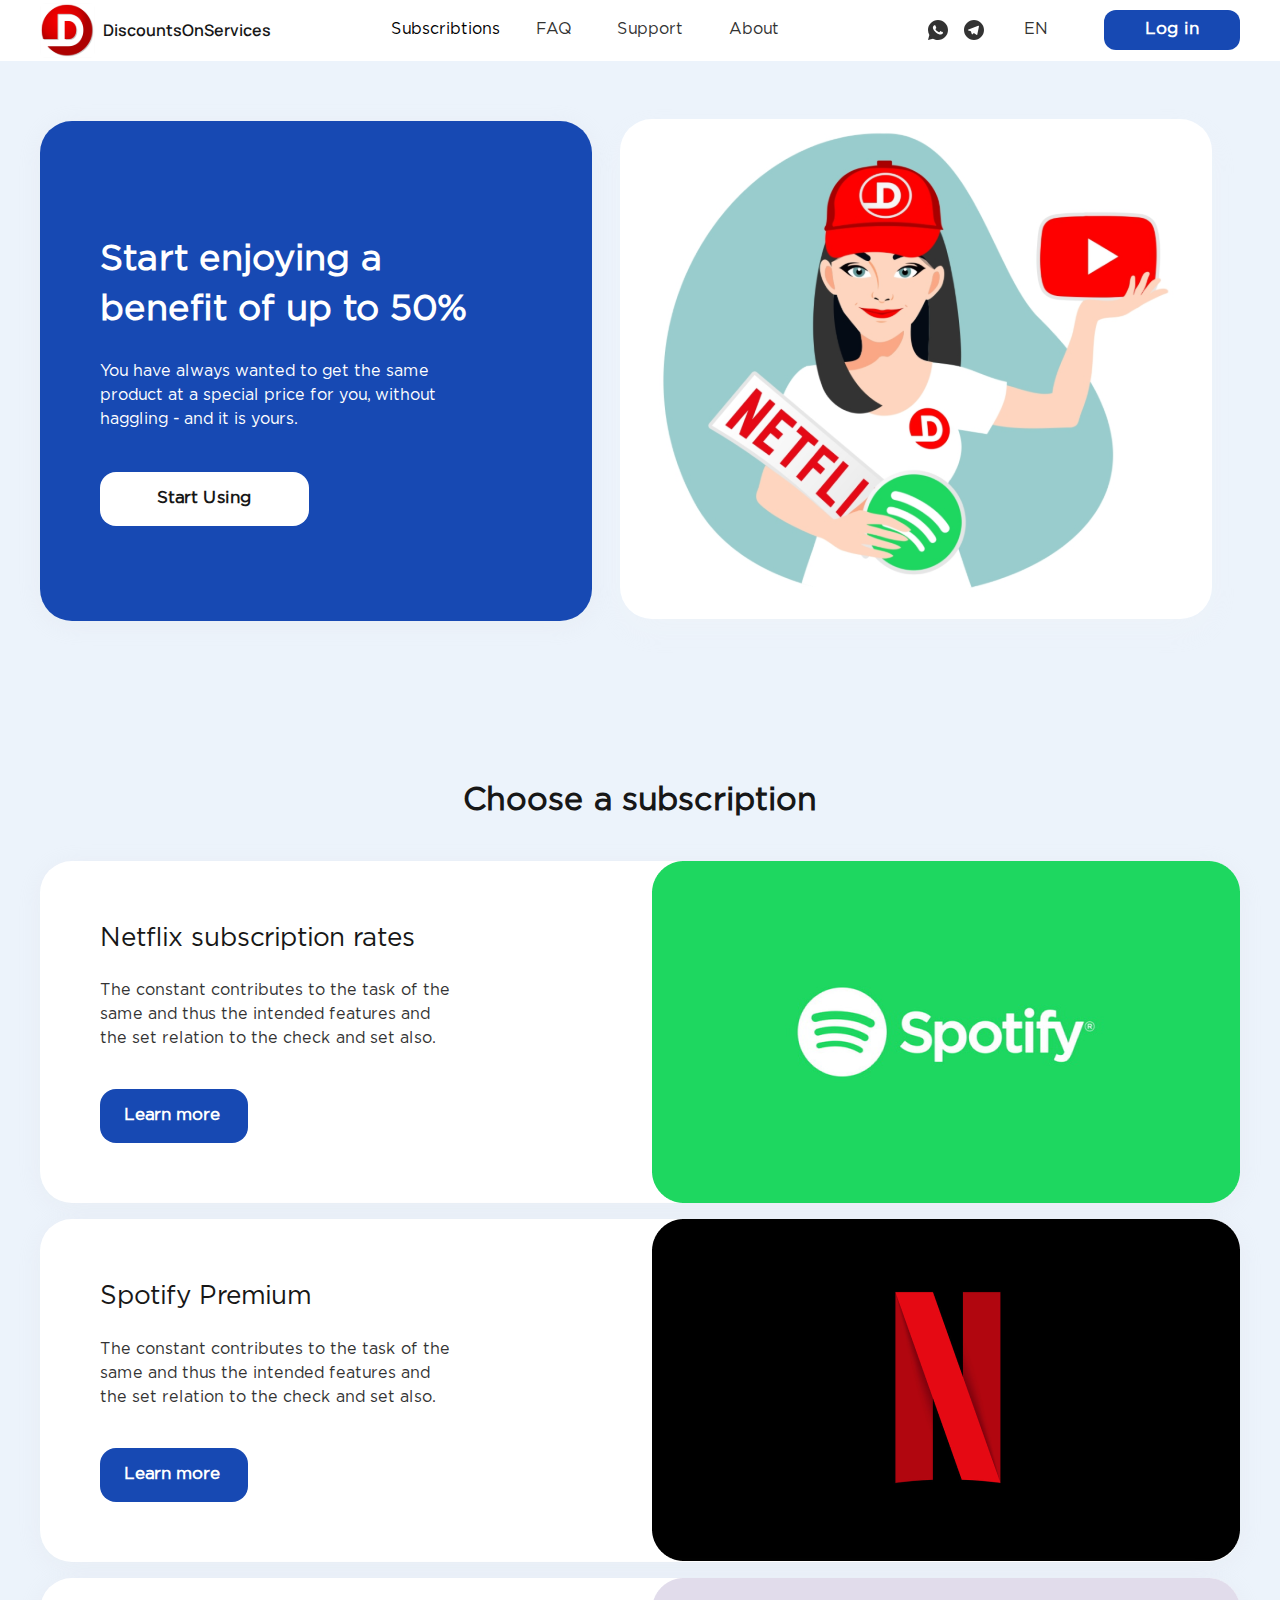
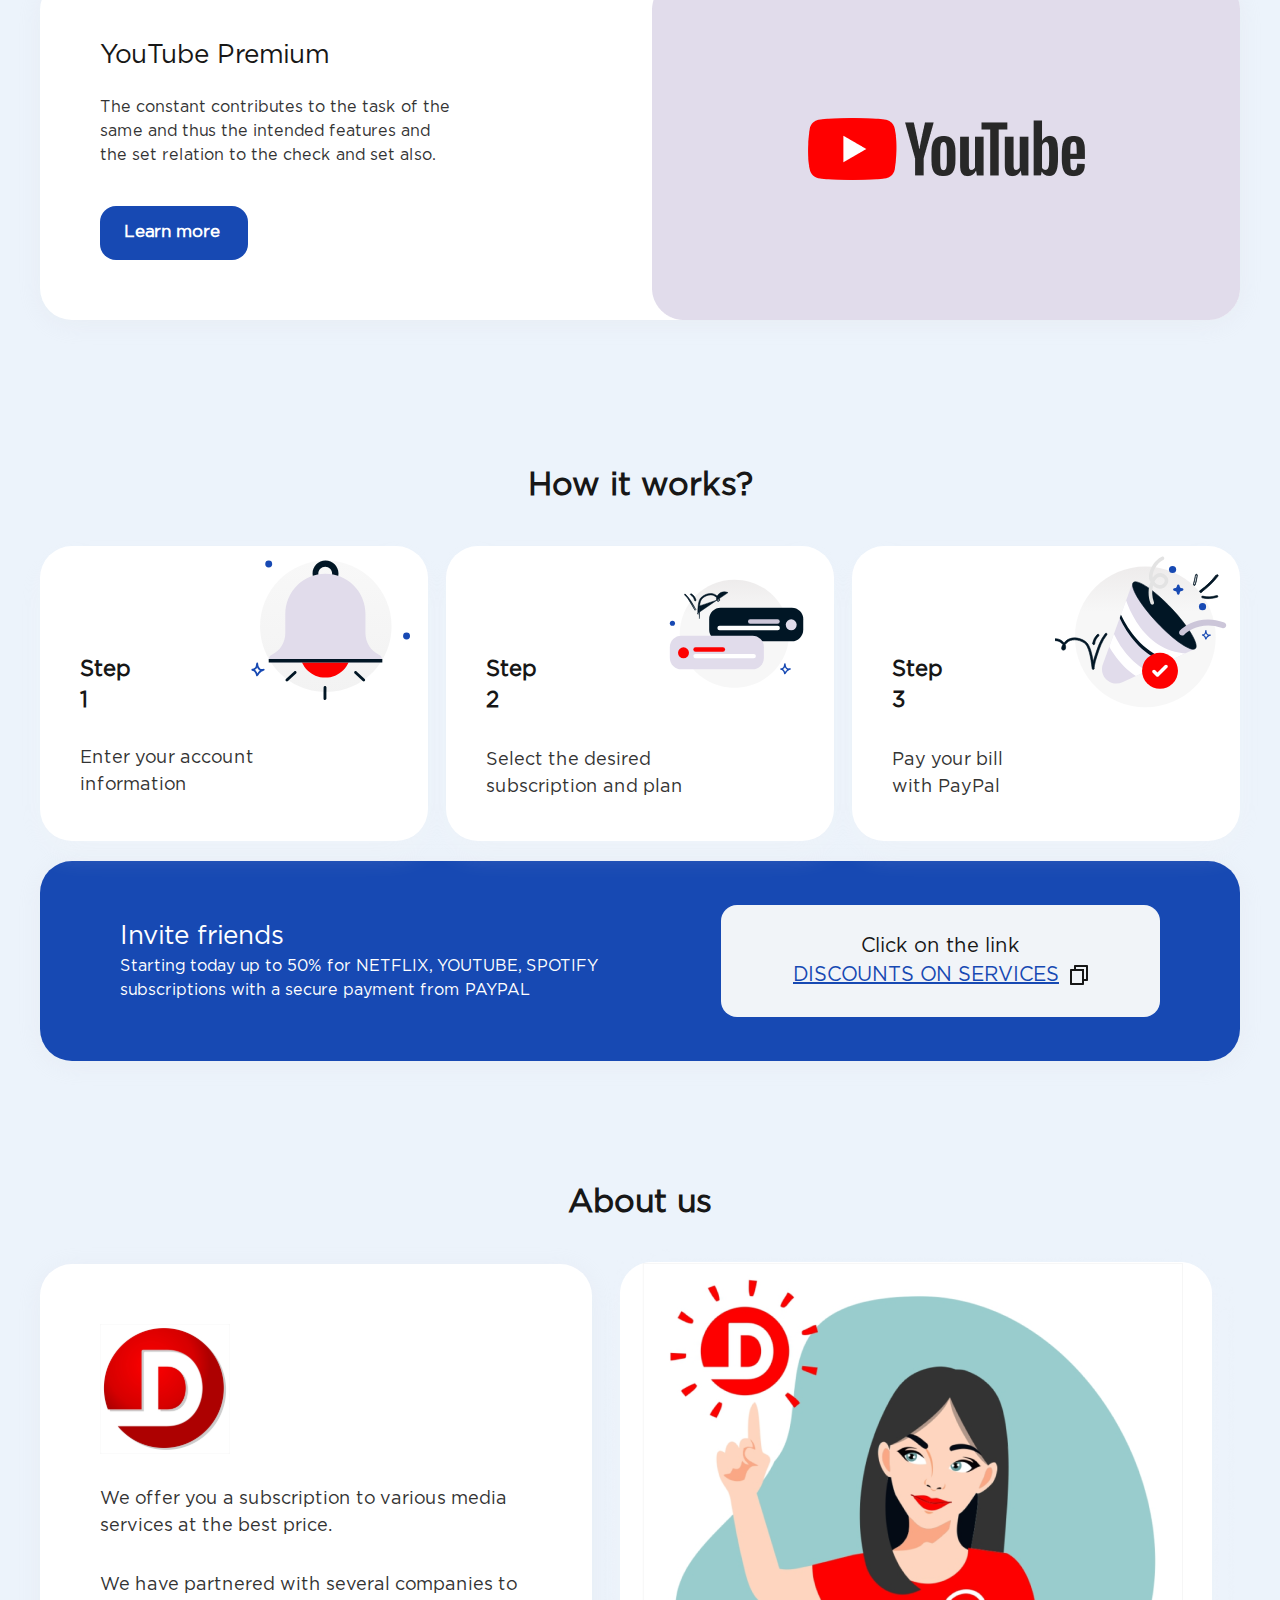
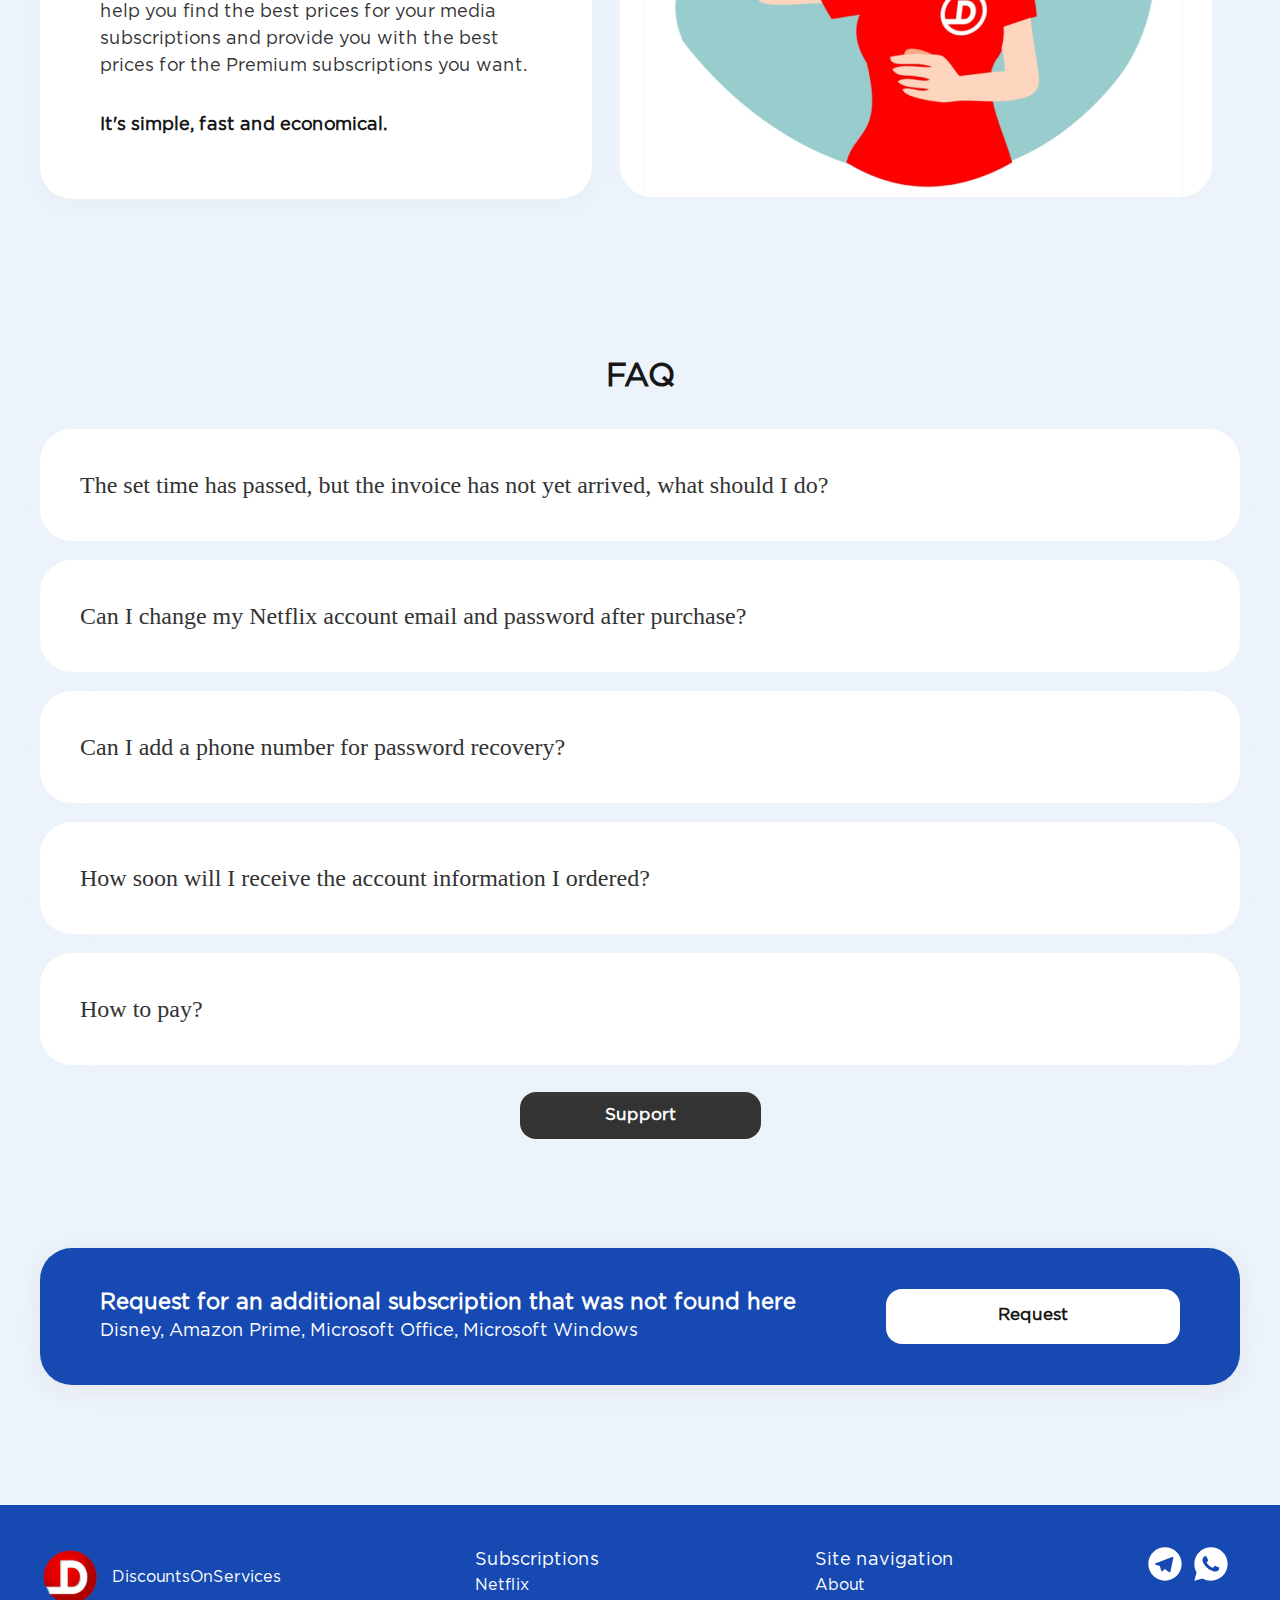
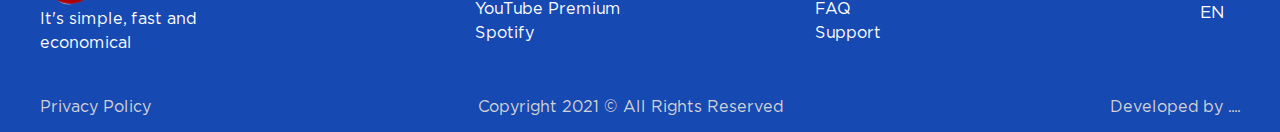
<file: praktika3/index.html>
<!DOCTYPE html>
<html>

<head>
    <meta charset="utf-8">
    <meta name="viewport" content="width=device-width, initial-scale=1.0">
    <meta http-equiv="x-ua-compatible" content="ie=edge">

    <!-- МЕТА -->
    <title>Заголовок</title>
    <meta name="description" content="описание не длиннее 155 символов">
    <meta name="keywords" content="мета-теги, шаблон, html, css">
    <link rel="stylesheet" href="css/style.css">
    <link rel="preconnect" href="https://fonts.googleapis.com">
    <link rel="preconnect" href="https://fonts.gstatic.com" crossorigin>
    <link href="https://fonts.googleapis.com/css2?family=Manrope:wght@600&display=swap" rel="stylesheet">
</head>

<body>
    <header>
        <div class="container">
            <div class="header__row">
                <div class="header__logo">
                    <div class="header__logo_img">
                        <a href="index.html"><img src="img/logo.svg" alt=""></a>
                    </div>
                    <div class="header__logo_name">
                        <h2>DiscountsOnServices</h2>
                    </div>
                </div>
                <div class="header__menu">
                    <div class="dropdown">
                        <button class="dropbtn">Subscribtions</button>
                        <div class="dropdown-content">
                            <a href="npage.html">Netflix</a>
                            <a href="spage.html">Spotify</a>
                            <a href="ytpage.html">YouTube </a>
                        </div>
                    </div>
                    <ul>

                        <li>
                            <a href="fpage.html">FAQ</a>
                        </li>
                        <li>
                            <a href="#">Support</a>
                        </li>
                        <li>
                            <a href="#idabuot">About</a>
                        </li>
                    </ul>
                </div>
                <div class="header__contacts">
                    <div class="header__contacts_linkw">
                        <a href="#"><img src="img/whts.svg" alt=""></a>
                    </div>
                    <div class="header__contacts_linkt">
                        <a href="#"><img src="img/tel.svg" alt=""></a>
                    </div>
                    <div class="header__contacts_lang">
                        <a href="#">EN</a>
                    </div>
                    <div class="header__contacts_button">
                        <a class="contacts_btn" href="#">Log in</a>
                    </div>
                </div>
            </div>
        </div>
    </header>


    <div class="mp">
        <div class="container">
            <div class="mp__row">
                <div class="mp__body">
                    <div class="mp__body_title">
                        <h1>Start enjoying a benefit of up to 50%</h1>
                    </div>
                    <div class="mp__body_content">
                        <p>You have always wanted to get the same product at a special price for you, without haggling - and it is yours.</p>
                    </div>
                    <div class="mp__body_button">
                        <a href="#">Start Using</a>
                    </div>
                </div>
                <div class="mp__img">
                    <img src="img/img1b.svg" alt="">
                </div>
            </div>
        </div>
    </div>
    <div class="subscriptions" id="subs">
        <div class="container">
            <div class="subscriptions__header">
                <div class="subscriptions__header_name">
                    <h2>Choose a subscription</h2>
                </div>
            </div>
            <div class="subscriptions__columns">
                <div class="subscriptions__column">
                    <div class="subscriptions__column_body">
                        <h2>Netflix subscription rates</h2>
                        <p>The constant contributes to the task of the same and thus the intended features and the set relation to the check and set also.</p>
                        <a href="npage.html">Learn more</a>
                    </div>
                    <div class="subscriptions__column_img">
                        <img src="img/spoti.png" alt="">
                    </div>
                </div>
                <div class="subscriptions__column">
                    <div class="subscriptions__column_body">
                        <h2>Spotify Premium</h2>
                        <p>The constant contributes to the task of the same and thus the intended features and the set relation to the check and set also.</p>
                        <a href="spage.html">Learn more</a>
                    </div>
                    <div class="subscriptions__column_img">
                        <img src="img/netflix.png" alt="">
                    </div>
                </div>
                <div class="subscriptions__column">
                    <div class="subscriptions__column_body">
                        <h2>YouTube Premium </h2>
                        <p>The constant contributes to the task of the same and thus the intended features and the set relation to the check and set also.</p>
                        <a href="ytpage.html">Learn more</a>
                    </div>
                    <div class="subscriptions__column_img">
                        <img src="img/yt.png" alt="">
                    </div>
                </div>
            </div>
        </div>
    </div>
    <div class="works">
        <div class="container">
            <div class="works__header">
                <div class="works__header_title">
                    <h2>How it works?</h2>
                </div>
            </div>
            <div class="works__columns">
                <div class="works__column">
                    <div class="works__column_title">
                        <h2>Step 1</h2>
                        <img src="img/illus1.svg" alt="">
                    </div>
                    <div class="works__column_content">
                        <p>Enter your account <br> information</p>
                    </div>
                </div>
                <div class="works__column">
                    <div class="works__column_title">
                        <h2>Step 2</h2>
                        <img src="img/illus2.svg" alt="">
                    </div>
                    <div class="works__column_content">
                        <p>Select the desired <br> subscription and plan</p>
                    </div>
                </div>
                <div class="works__column">
                    <div class="works__column_title">
                        <h2>Step 3</h2>
                        <img src="img/illus3.svg" alt="">
                    </div>
                    <div class="works__column_content">
                        <p>Pay your bill <br> with PayPal</p>
                    </div>
                </div>
            </div>
        </div>
    </div>
    <div class="friends">
        <div class="container">
            <div class="friends__row">
                <div class="friends__row_body">
                    <h2>Invite friends</h2>
                    <p>Starting today up to 50% for NETFLIX, YOUTUBE, SPOTIFY subscriptions with a secure payment from PAYPAL</p>
                </div>
                <div class="friends__row_button">
                    <h2>Click on the link</h2>

                    <div class="friens__button_style">
                        <a href="#">Discounts On Services </a>
                        <img src="img/fricon.svg" alt="">
                    </div>
                </div>
            </div>
        </div>
    </div>
    <div class="aboutus" id="idabuot">
        <div class="container">
            <div class="aboutus__header">
                <div class="aboutus__header_title">
                    <h2>About us</h2>
                </div>
            </div>
            <div class="aboutus__row">
                <div class="aboutus__row_body">
                    <div class="aboutus__body_img">
                        <img src="img/abus1.svg" alt="">
                    </div>
                    <div class="aboutus__body_content">
                        <p>We offer you a subscription to various media services at the best price.</p>

                        <p>We have partnered with several companies to help you find the best prices for your media subscriptions and provide you with the best prices for the Premium subscriptions you want.</p>
                    </div>
                    <div class="aboutus__body_discription">
                        <p>It's simple, fast and economical.</p>
                    </div>
                </div>
                <div class="aboutus__row_img">
                    <img src="img/abus2.png" alt="">
                </div>
            </div>
        </div>
    </div>
    <section class="frequent-questions">
        <div class="container">
            <div class="frequent-questions-heading">
                <h2 class="heading frequent-questions__heading" id="idfaq">FAQ</h2>
            </div>
            <div id="accordion">
                <h3 class="">The set time has passed, but the invoice has not yet arrived, what should I do?</h3>
                <div class="tabs__text" id="tabs-1" style="height: 0px;">
                    <p>
                        Payment options we currently have: PayPal, Bitcoin.
                    </p>
                </div>
                <h3 class="">Can I change my Netflix account email and password after purchase?</h3>
                <div class="tabs__text" id="tabs-2" style="height: 0px;">
                    <p>
                        Payment options we currently have: PayPal, Bitcoin.
                    </p>
                </div>
                <h3>Can I add a phone number for password recovery?</h3>
                <div class="tabs__text" id="tabs-3" style="height: 0px;">
                    <p>
                        Payment options we currently have: PayPal, Bitcoin.
                    </p>
                </div>
                <h3>How soon will I receive the account information I ordered?</h3>
                <div class="tabs__text" id="tabs-4" style="height: 0px;">
                    <p>
                        Payment options we currently have: PayPal, Bitcoin.
                    </p>
                </div>
                <h3>How to pay?</h3>
                <div class="tabs__text" id="tabs-4" style="height: 0px;">
                    <p>
                        Payment options we currently have: PayPal, Bitcoin.
                    </p>
                </div>
            </div>
        </div>
    </section>
    <div class="faq-btn">
        <a href="#">Support</a>
    </div>
    <div class="request">
        <div class="container">
            <div class="request__row">
                <div class="request__row_body">
                    <div class="request__body_title">
                        <h2>Request for an additional subscription that was not found here</h2>
                    </div>
                    <div class="request__body_content">
                        <p>Disney, Amazon Prime, Microsoft Office, Microsoft Windows</p>
                    </div>
                </div>
                <div class="request__row_button">
                    <div class="request__button_style">
                        <a href="#">Request</a>
                    </div>
                </div>
            </div>
        </div>
    </div>

    <footer>
        <div class="container">
            <div class="footer__row">
                <div class="footer__row_logo">
                    <div class="footer__logo_img">
                        <img src="img/flogo.svg" alt="">
                        <p>DiscountsOnServices</p>
                    </div>
                    <div class="footer__logo_name">
                        <p>It's simple, fast and economical</p>
                    </div>
                </div>
                <div class="footer__column">
                    <h2>Subscriptions</h2>
                    <a href="npage.html">Netflix</a>
                    <a href="ytpage.html">YouTube Premium</a>
                    <a href="spage.html">Spotify</a>
                </div>
                <div class="footer__column">
                    <h2>Site navigation</h2>
                    <a href="#idabuot">About</a>
                    <a href="fpage.html">FAQ</a>
                    <a href="#">Support</a>
                </div>
                <div class="footer__contacts">
                    <div class="footer__contacts_row">
                        <div class="footer__contacts_img">
                            <a href="#"><img src="img/fwh.svg" alt=""></a>
                        </div>
                        <div class="footer__contacts_img">
                            <a href="#"><img src="img/ftg.svg" alt=""></a>
                        </div>
                    </div>
                    <div class="footer__contacts_lang">
                        <a href="#">EN</a>
                    </div>
                </div>

            </div>
            <div class="footer__discription">
                <div class="pp">
                    <p>Privacy Policy</p>
                </div>
                <div class="cp">
                    <p>Copyright 2021 © All Rights Reserved</p>
                </div>
                <div class="db">
                    <p>Developed by ....</p>
                </div>
            </div>
        </div>
    </footer>








    <script src="js/script.js"></script>
</body>

</html>
</file>
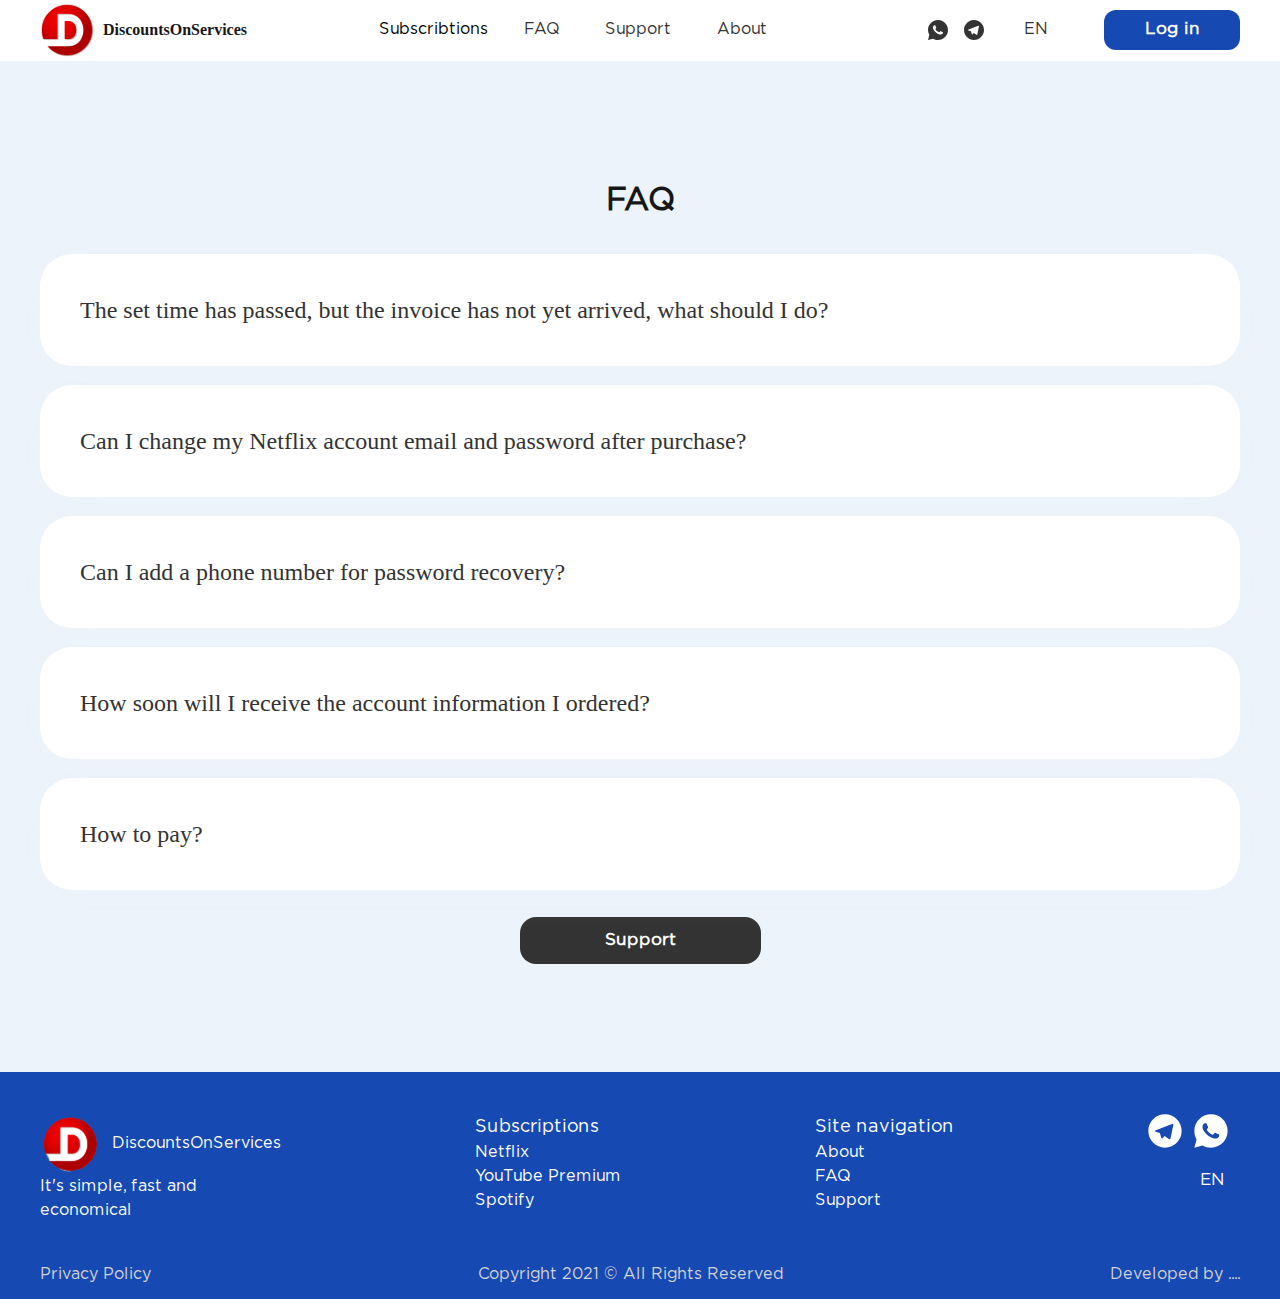
<file: praktika3/fpage.html>
<!DOCTYPE html>
<html>

<head>
    <meta charset="utf-8">
    <meta name="viewport" content="width=device-width, initial-scale=1.0">
    <meta http-equiv="x-ua-compatible" content="ie=edge">

    <!-- МЕТА -->
    <title>Заголовок</title>
    <meta name="description" content="описание не длиннее 155 символов">
    <meta name="keywords" content="мета-теги, шаблон, html, css">
    <link rel="stylesheet" href="css/style.css">

</head>

<body>
    <header>
        <div class="container">
            <div class="header__row">
                <div class="header__logo">
                    <div class="header__logo_img">
                        <a href="index.html"><img src="img/logo.svg" alt=""></a>
                    </div>
                    <div class="header__logo_name">
                        <h2>DiscountsOnServices</h2>
                    </div>
                </div>
                <div class="header__menu">
                    <div class="dropdown">
                        <button class="dropbtn">Subscribtions</button>
                        <div class="dropdown-content">
                            <a href="npage.html">Netflix</a>
                            <a href="spage.html">Spotify</a>
                            <a href="ytpage.html">YouTube </a>
                        </div>
                    </div>
                    <ul>

                        <li>
                            <a href="fpage.html">FAQ</a>
                        </li>
                        <li>
                            <a href="#">Support</a>
                        </li>
                        <li>
                            <a href="#idabuot">About</a>
                        </li>
                    </ul>
                </div>
                <div class="header__contacts">
                    <div class="header__contacts_linkw">
                        <a href="#"><img src="img/whts.svg" alt=""></a>
                    </div>
                    <div class="header__contacts_linkt">
                        <a href="#"><img src="img/tel.svg" alt=""></a>
                    </div>
                    <div class="header__contacts_lang">
                        <a href="#">EN</a>
                    </div>
                    <div class="header__contacts_button">
                        <a class="contacts_btn" href="#">Log in</a>
                    </div>
                </div>
            </div>
        </div>
    </header>

    <section class="frequent-questions">
        <div class="container">
            <div class="frequent-questions-heading">
                <h2 class="heading frequent-questions__heading">FAQ</h2>
            </div>
            <div id="accordion">
                <h3 class="">The set time has passed, but the invoice has not yet arrived, what should I do?</h3>
                <div class="tabs__text" id="tabs-1" style="height: 0px;">
                    <p>
                        Payment options we currently have: PayPal, Bitcoin.
                    </p>
                </div>
                <h3 class="">Can I change my Netflix account email and password after purchase?</h3>
                <div class="tabs__text" id="tabs-2" style="height: 0px;">
                    <p>
                        Payment options we currently have: PayPal, Bitcoin.
                    </p>
                </div>
                <h3>Can I add a phone number for password recovery?</h3>
                <div class="tabs__text" id="tabs-3" style="height: 0px;">
                    <p>
                        Payment options we currently have: PayPal, Bitcoin.
                    </p>
                </div>
                <h3>How soon will I receive the account information I ordered?</h3>
                <div class="tabs__text" id="tabs-4" style="height: 0px;">
                    <p>
                        Payment options we currently have: PayPal, Bitcoin.
                    </p>
                </div>
                <h3>How to pay?</h3>
                <div class="tabs__text" id="tabs-4" style="height: 0px;">
                    <p>
                        Payment options we currently have: PayPal, Bitcoin.
                    </p>
                </div>
            </div>
        </div>
    </section>
    <div class="faq-btn">
        <a href="#">Support</a>
    </div>




    <footer>
        <div class="container">
            <div class="footer__row">
                <div class="footer__row_logo">
                    <div class="footer__logo_img">
                        <img src="img/flogo.svg" alt="">
                        <p>DiscountsOnServices</p>
                    </div>
                    <div class="footer__logo_name">
                        <p>It's simple, fast and economical</p>
                    </div>
                </div>
                <div class="footer__column">
                    <h2>Subscriptions</h2>
                    <a href="npage.html">Netflix</a>
                    <a href="ytpage.html">YouTube Premium</a>
                    <a href="spage.html">Spotify</a>
                </div>
                <div class="footer__column">
                    <h2>Site navigation</h2>
                    <a href="#idabuot">About</a>
                    <a href="fpage.html">FAQ</a>
                    <a href="#">Support</a>
                </div>
                <div class="footer__contacts">
                    <div class="footer__contacts_row">
                        <div class="footer__contacts_img">
                            <a href="#"><img src="img/fwh.svg" alt=""></a>
                        </div>
                        <div class="footer__contacts_img">
                            <a href="#"><img src="img/ftg.svg" alt=""></a>
                        </div>
                    </div>
                    <div class="footer__contacts_lang">
                        <a href="#">EN</a>
                    </div>
                </div>

            </div>
            <div class="footer__discription">
                <div class="pp">
                    <p>Privacy Policy</p>
                </div>
                <div class="cp">
                    <p>Copyright 2021 © All Rights Reserved</p>
                </div>
                <div class="db">
                    <p>Developed by ....</p>
                </div>
            </div>
        </div>
    </footer>




    <script src="js/script.js"></script>
</body>

</html>
</file>
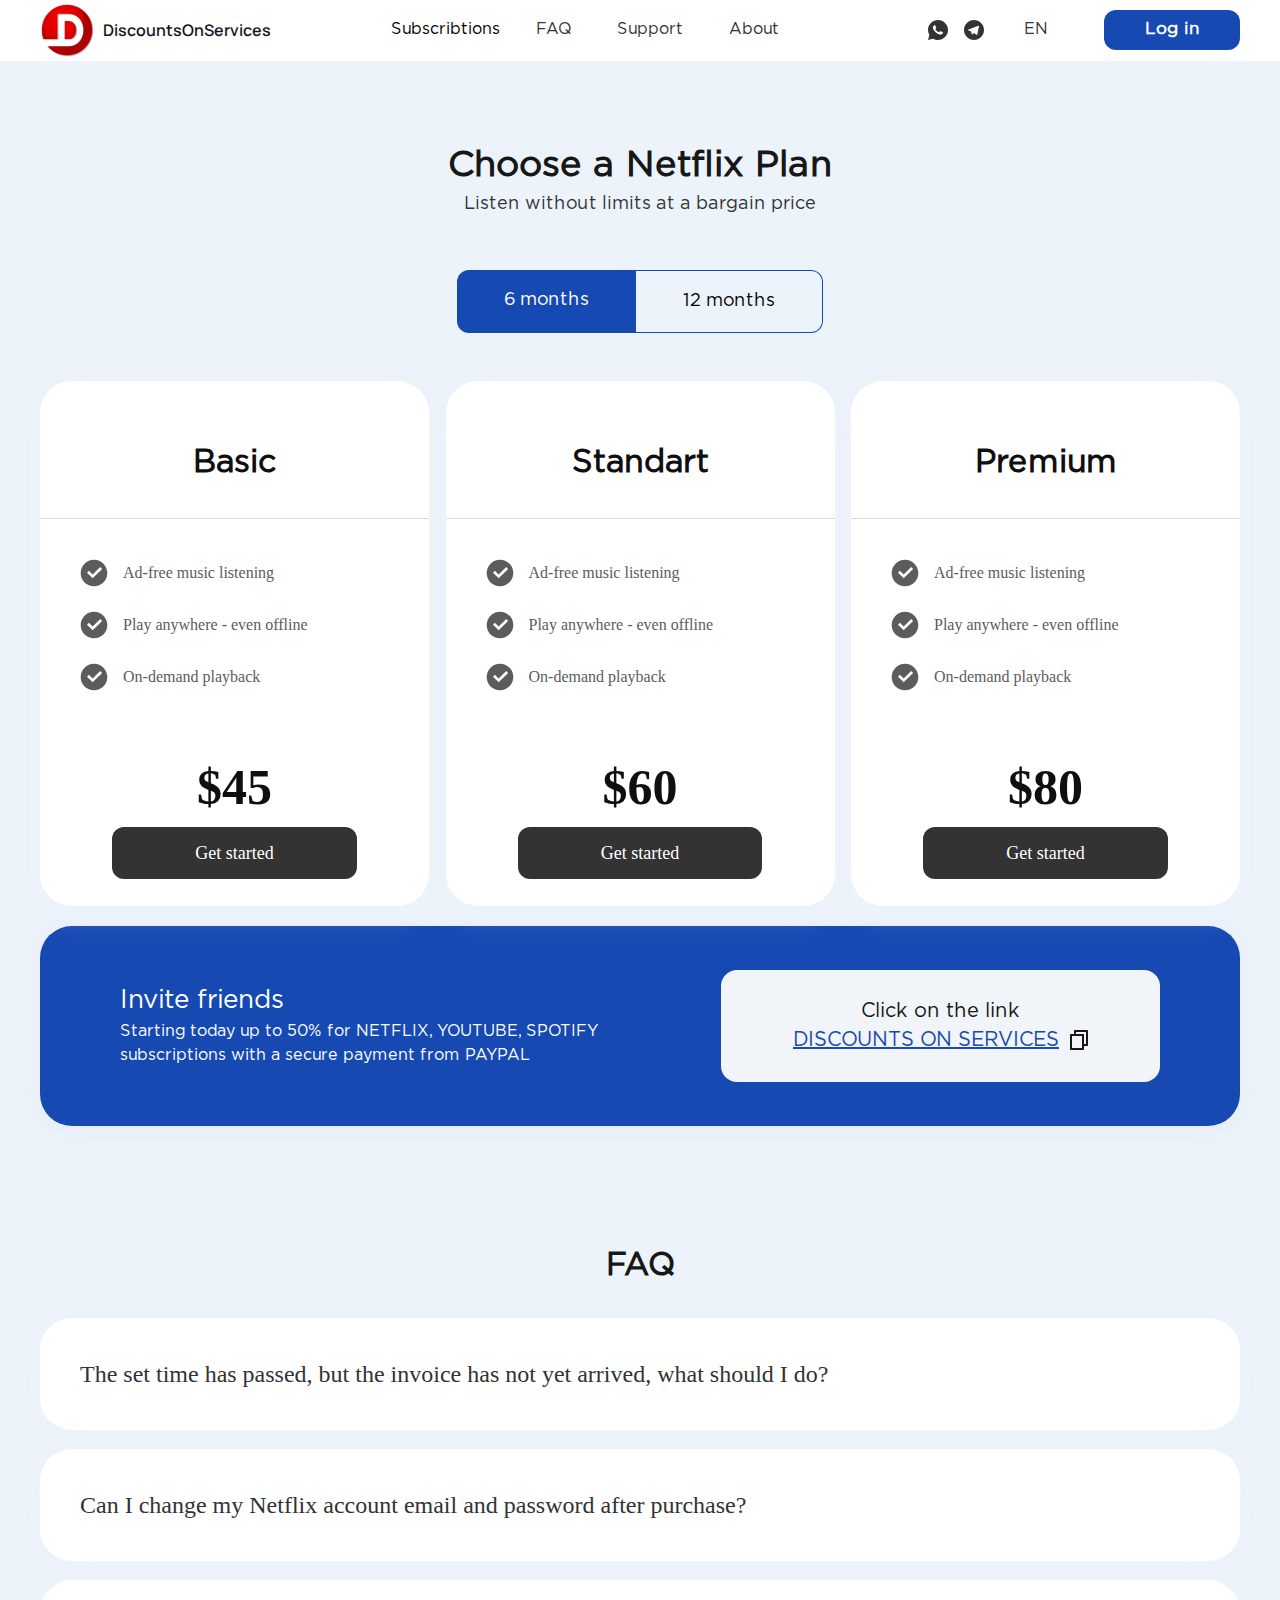
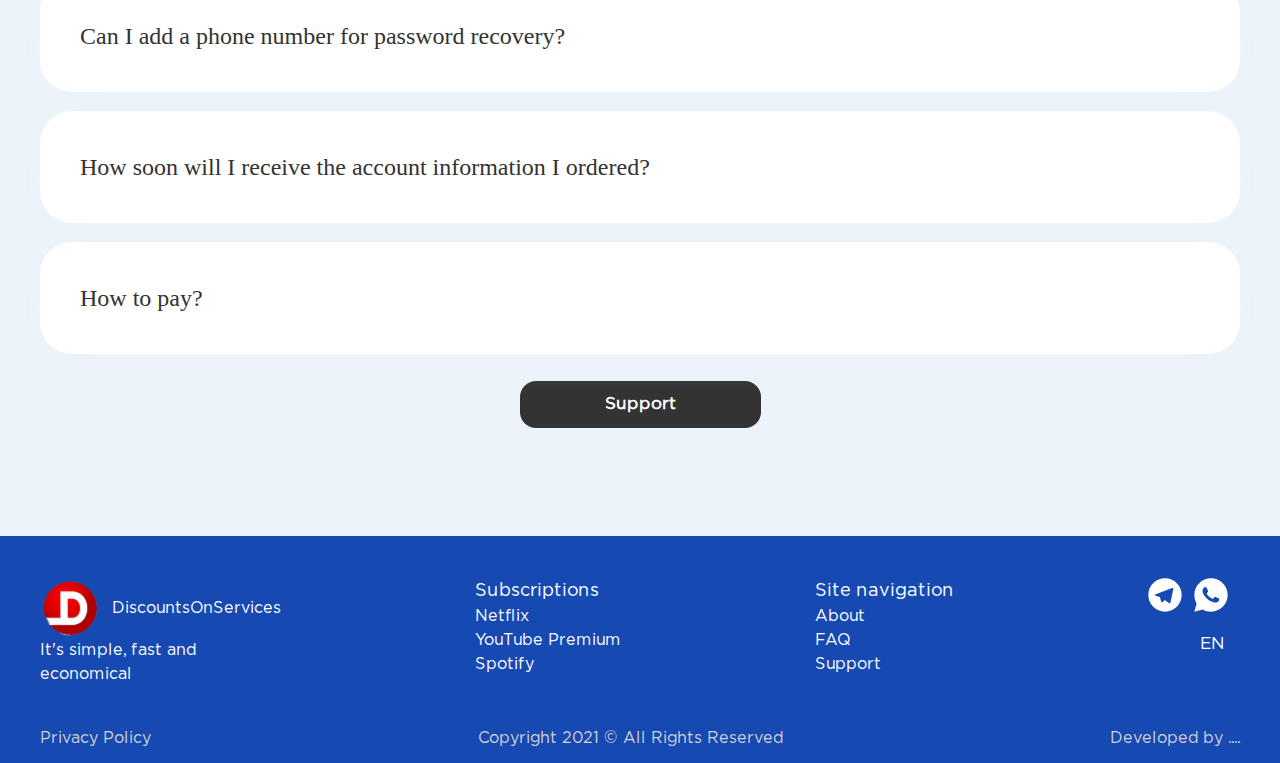
<file: praktika3/npage.html>
<!DOCTYPE html>
<html>

<head>
    <meta charset="utf-8">
    <meta name="viewport" content="width=device-width, initial-scale=1.0">
    <meta http-equiv="x-ua-compatible" content="ie=edge">

    <!-- МЕТА -->
    <title>Заголовок</title>
    <meta name="description" content="описание не длиннее 155 символов">
    <meta name="keywords" content="мета-теги, шаблон, html, css">
    <link rel="stylesheet" href="css/nstyle.css">
    <link rel="preconnect" href="https://fonts.googleapis.com">
    <link rel="preconnect" href="https://fonts.gstatic.com" crossorigin>
    <link href="https://fonts.googleapis.com/css2?family=Manrope:wght@600&display=swap" rel="stylesheet">

</head>

<body>
    <header>
        <div class="container">
            <div class="header__row">
                <div class="header__logo">
                    <div class="header__logo_img">
                        <a href="index.html"><img src="img/logo.svg" alt=""></a>
                    </div>
                    <div class="header__logo_name">
                        <h2>DiscountsOnServices</h2>
                    </div>
                </div>
                <div class="header__menu">
                    <div class="dropdown">
                        <button class="dropbtn">Subscribtions</button>
                        <div class="dropdown-content">
                            <a href="npage.html">Netflix</a>
                            <a href="spage.html">Spotify</a>
                            <a href="ytpage.html">YouTube </a>
                        </div>
                    </div>
                    <ul>

                        <li>
                            <a href="fpage.html">FAQ</a>
                        </li>
                        <li>
                            <a href="#">Support</a>
                        </li>
                        <li>
                            <a href="#idabuot">About</a>
                        </li>
                    </ul>
                </div>
                <div class="header__contacts">
                    <div class="header__contacts_linkw">
                        <a href="#"><img src="img/whts.svg" alt=""></a>
                    </div>
                    <div class="header__contacts_linkt">
                        <a href="#"><img src="img/tel.svg" alt=""></a>
                    </div>
                    <div class="header__contacts_lang">
                        <a href="#">EN</a>
                    </div>
                    <div class="header__contacts_button">
                        <a class="contacts_btn" href="#">Log in</a>
                    </div>
                </div>
            </div>
        </div>
    </header>

    <div class="plan">
        <div class="container">
            <div class="plan__header">
                <div class="plan__header_title">
                    <h2>Choose a Netflix Plan</h2>
                </div>
                <div class="plan__header_discr">
                    <p>Listen without limits at a bargain price</p>
                </div>
                <div class="plan__header_days">
                    <div class="plan__days_row">
                        <div class="dayys">
                            <div class="plan__days_six">
                                <p>6 months </p>
                            </div>
                            <div class="plan__days_twelve">
                                <p>12 months </p>
                            </div>
                        </div>
                    </div>
                </div>
            </div>
            <div class="plan__columns">
                <div class="plan__column">
                    <div class="plan__column_name">
                        <h2>Basic</h2>
                    </div>
                    <div class="plan__column_content">
                        <div class="column__content_line">
                            <img src="img/ss.svg" alt="">
                            <p>Ad-free music listening</p>
                        </div>
                        <div class="column__content_line">
                            <img src="img/ss.svg" alt="">
                            <p>Play anywhere - even offline</p>
                        </div>
                        <div class="column__content_line">
                            <img src="img/ss.svg" alt="">
                            <p>On-demand playback</p>
                        </div>
                    </div>
                    <div class="plan__column_price">
                        <p>$45</p>
                    </div>
                    <div class="plan__column_button">
                        <a href="#">Get started</a>
                    </div>
                </div>
                <div class="plan__column">
                    <div class="plan__column_name">
                        <h2>Standart</h2>
                    </div>
                    <div class="plan__column_content">
                        <div class="column__content_line">
                            <img src="img/ss.svg" alt="">
                            <p>Ad-free music listening</p>
                        </div>
                        <div class="column__content_line">
                            <img src="img/ss.svg" alt="">
                            <p>Play anywhere - even offline</p>
                        </div>
                        <div class="column__content_line">
                            <img src="img/ss.svg" alt="">
                            <p>On-demand playback</p>
                        </div>
                    </div>
                    <div class="plan__column_price">
                        <p>$60</p>
                    </div>
                    <div class="plan__column_button">
                        <a href="#">Get started</a>
                    </div>
                </div>
                <div class="plan__column">
                    <div class="plan__column_name">
                        <h2>Premium</h2>
                    </div>
                    <div class="plan__column_content">
                        <div class="column__content_line">
                            <img src="img/ss.svg" alt="">
                            <p>Ad-free music listening</p>
                        </div>
                        <div class="column__content_line">
                            <img src="img/ss.svg" alt="">
                            <p>Play anywhere - even offline</p>
                        </div>
                        <div class="column__content_line">
                            <img src="img/ss.svg" alt="">
                            <p>On-demand playback</p>
                        </div>
                    </div>
                    <div class="plan__column_price">
                        <p>$80</p>
                    </div>
                    <div class="plan__column_button">
                        <a href="#">Get started</a>
                    </div>
                </div>
            </div>
        </div>
    </div>
    <div class="friends">
        <div class="container">
            <div class="friends__row">
                <div class="friends__row_body">
                    <h2>Invite friends</h2>
                    <p>Starting today up to 50% for NETFLIX, YOUTUBE, SPOTIFY subscriptions with a secure payment from PAYPAL</p>
                </div>
                <div class="friends__row_button">
                    <h2>Click on the link</h2>

                    <div class="friens__button_style">
                        <a href="#">Discounts On Services </a>
                        <img src="img/fricon.svg" alt="">
                    </div>
                </div>
            </div>
        </div>
    </div>
    <section class="frequent-questions">
        <div class="container">
            <div class="frequent-questions-heading">
                <h2 class="heading frequent-questions__heading">FAQ</h2>
            </div>
            <div id="accordion">
                <h3 class="">The set time has passed, but the invoice has not yet arrived, what should I do?</h3>
                <div class="tabs__text" id="tabs-1" style="height: 0px;">
                    <p>
                        Payment options we currently have: PayPal, Bitcoin.
                    </p>
                </div>
                <h3 class="">Can I change my Netflix account email and password after purchase?</h3>
                <div class="tabs__text" id="tabs-2" style="height: 0px;">
                    <p>
                        Payment options we currently have: PayPal, Bitcoin.
                    </p>
                </div>
                <h3>Can I add a phone number for password recovery?</h3>
                <div class="tabs__text" id="tabs-3" style="height: 0px;">
                    <p>
                        Payment options we currently have: PayPal, Bitcoin.
                    </p>
                </div>
                <h3>How soon will I receive the account information I ordered?</h3>
                <div class="tabs__text" id="tabs-4" style="height: 0px;">
                    <p>
                        Payment options we currently have: PayPal, Bitcoin.
                    </p>
                </div>
                <h3>How to pay?</h3>
                <div class="tabs__text" id="tabs-4" style="height: 0px;">
                    <p>
                        Payment options we currently have: PayPal, Bitcoin.
                    </p>
                </div>
            </div>
        </div>
    </section>
    <div class="faq-btn">
        <a href="#">Support</a>
    </div>



    <footer>
        <div class="container">
            <div class="footer__row">
                <div class="footer__row_logo">
                    <div class="footer__logo_img">
                        <img src="img/flogo.svg" alt="">
                        <p>DiscountsOnServices</p>
                    </div>
                    <div class="footer__logo_name">
                        <p>It's simple, fast and economical</p>
                    </div>
                </div>
                <div class="footer__column">
                    <h2>Subscriptions</h2>
                    <a href="npage.html">Netflix</a>
                    <a href="ytpage.html">YouTube Premium</a>
                    <a href="spage.html">Spotify</a>
                </div>
                <div class="footer__column">
                    <h2>Site navigation</h2>
                    <a href="#idabuot">About</a>
                    <a href="fpage.html">FAQ</a>
                    <a href="#">Support</a>
                </div>
                <div class="footer__contacts">
                    <div class="footer__contacts_row">
                        <div class="footer__contacts_img">
                            <a href="#"><img src="img/fwh.svg" alt=""></a>
                        </div>
                        <div class="footer__contacts_img">
                            <a href="#"><img src="img/ftg.svg" alt=""></a>
                        </div>
                    </div>
                    <div class="footer__contacts_lang">
                        <a href="#">EN</a>
                    </div>
                </div>

            </div>
            <div class="footer__discription">
                <div class="pp">
                    <p>Privacy Policy</p>
                </div>
                <div class="cp">
                    <p>Copyright 2021 © All Rights Reserved</p>
                </div>
                <div class="db">
                    <p>Developed by ....</p>
                </div>
            </div>
        </div>
    </footer>

    <script src="js/script.js"></script>
</body>

</html>
</file>
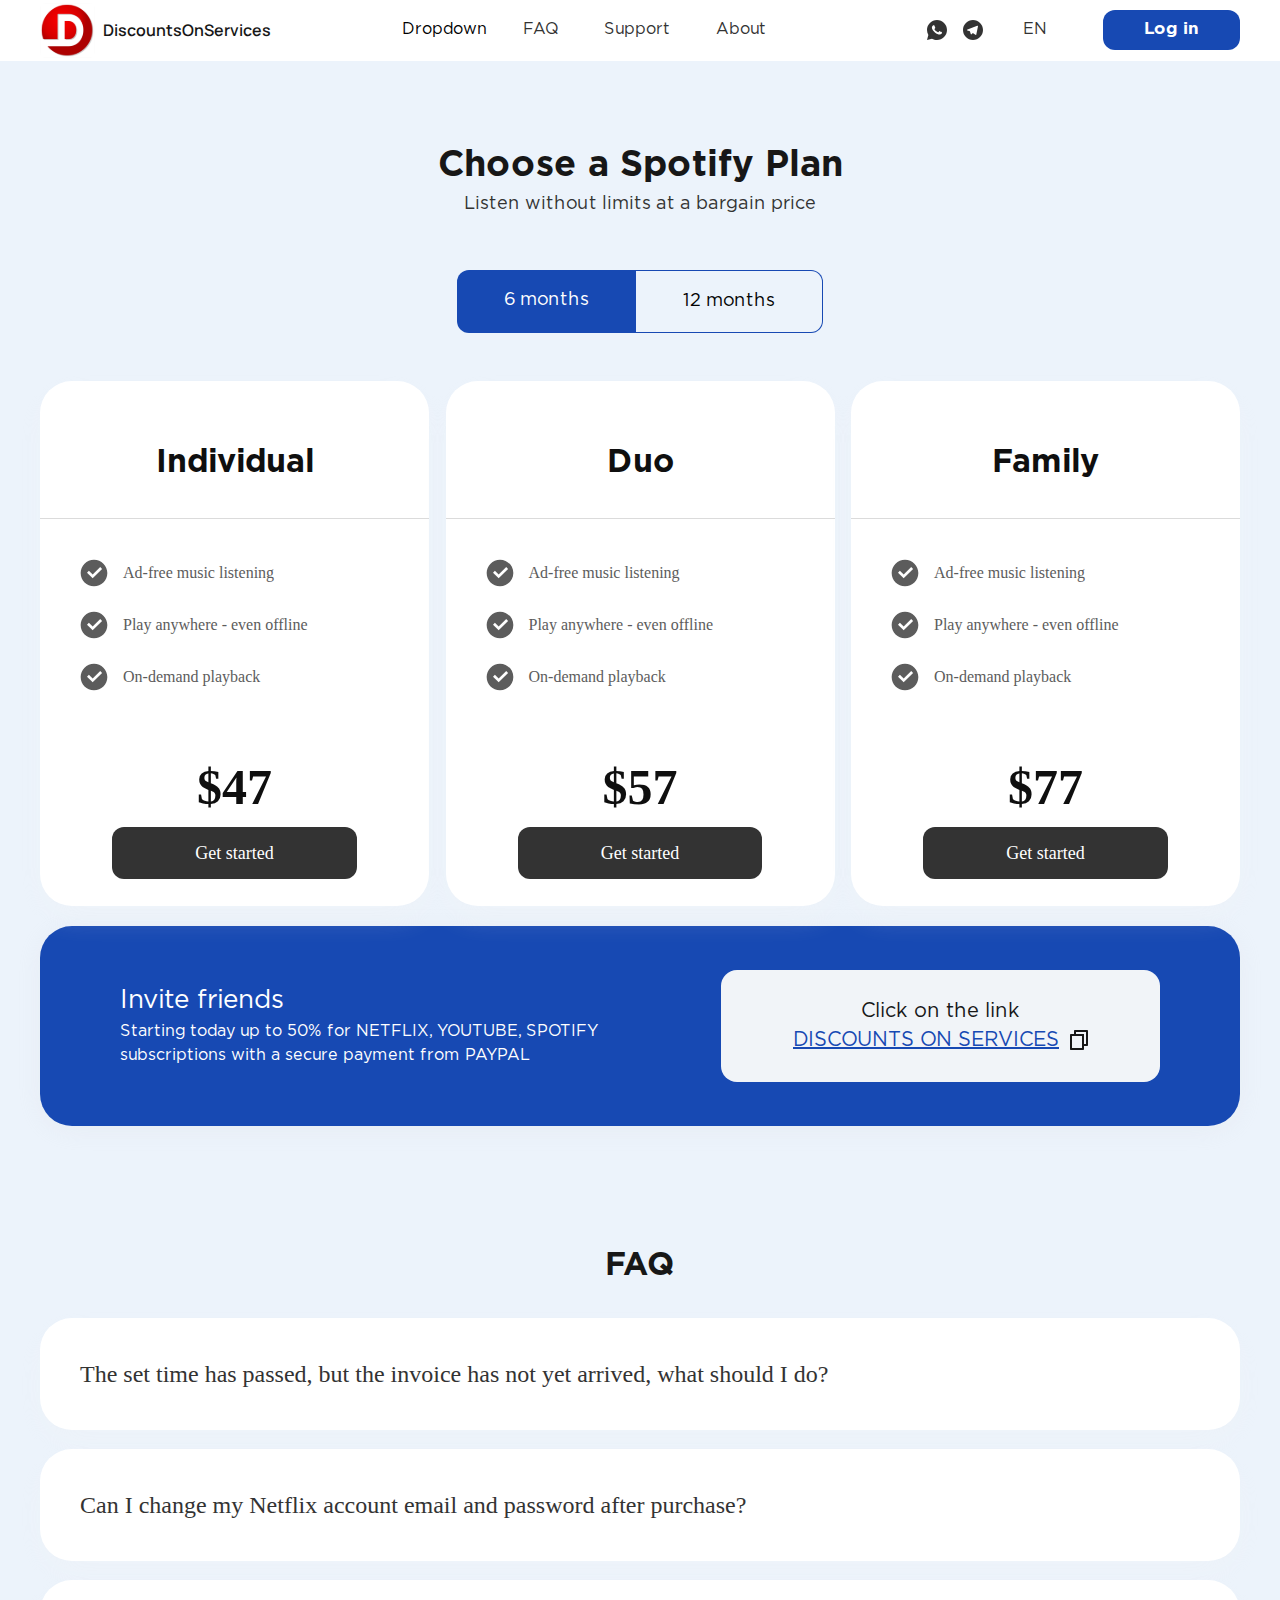
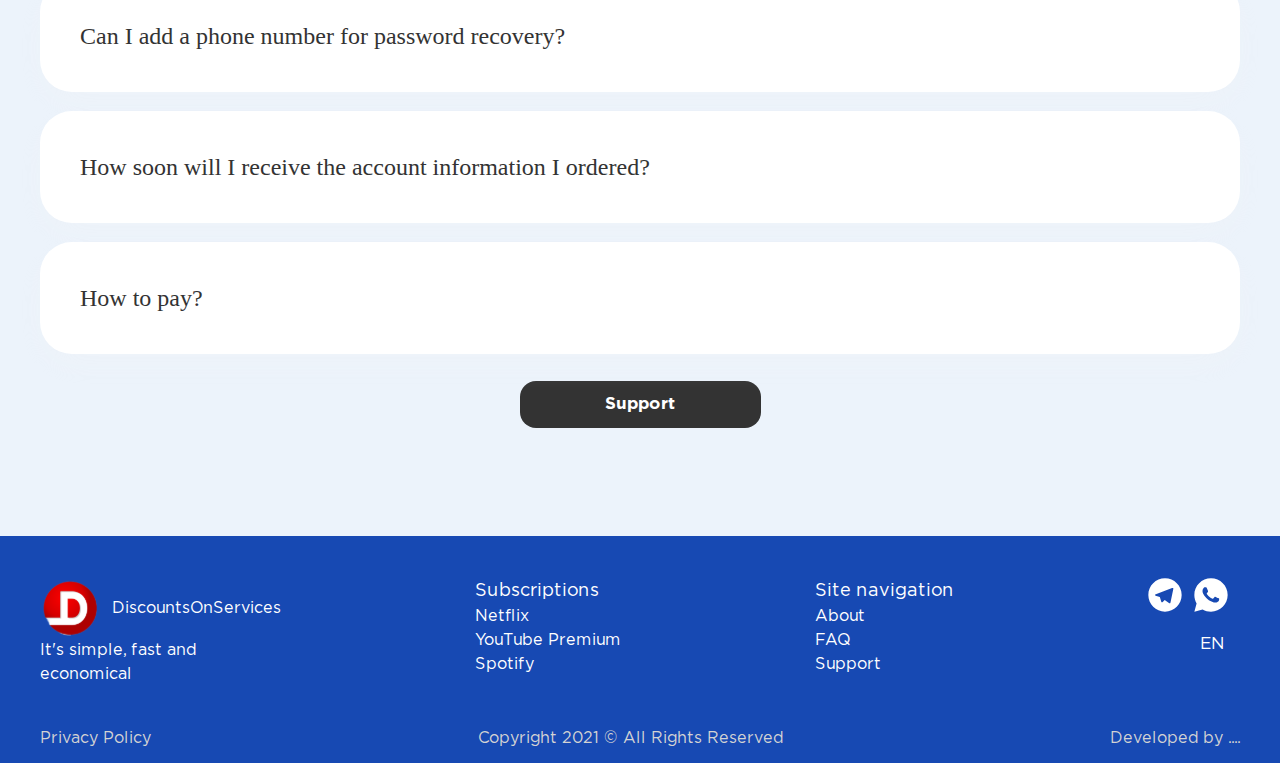
<file: praktika3/spage.html>
<!DOCTYPE html>
<html>

<head>
    <meta charset="utf-8">
    <meta name="viewport" content="width=device-width, initial-scale=1.0">
    <meta http-equiv="x-ua-compatible" content="ie=edge">

    <!-- МЕТА -->
    <title>Заголовок</title>
    <meta name="description" content="описание не длиннее 155 символов">
    <meta name="keywords" content="мета-теги, шаблон, html, css">
    <link rel="stylesheet" href="css/sstyle.css">
    <link rel="preconnect" href="https://fonts.googleapis.com">
    <link rel="preconnect" href="https://fonts.gstatic.com" crossorigin>
    <link href="https://fonts.googleapis.com/css2?family=Manrope:wght@600&display=swap" rel="stylesheet">

</head>

<body>
    <header>
        <div class="container">
            <div class="header__row">
                <div class="header__logo">
                    <div class="header__logo_img">
                        <a href="index.html"><img src="img/logo.svg" alt=""></a>
                    </div>
                    <div class="header__logo_name">
                        <h2>DiscountsOnServices</h2>
                    </div>
                </div>
                <div class="header__menu">
                    <div class="dropdown">
                        <button class="dropbtn">Dropdown</button>
                        <div class="dropdown-content">
                            <a href="npage.html">Netflix</a>
                            <a href="spage.html">Spotify</a>
                            <a href="ytpage.html">YouTube </a>
                        </div>
                    </div>
                    <ul>

                        <li>
                            <a href="fpage.html">FAQ</a>
                        </li>
                        <li>
                            <a href="#">Support</a>
                        </li>
                        <li>
                            <a href="#idabuot">About</a>
                        </li>
                    </ul>
                </div>
                <div class="header__contacts">
                    <div class="header__contacts_linkw">
                        <a href="#"><img src="img/whts.svg" alt=""></a>
                    </div>
                    <div class="header__contacts_linkt">
                        <a href="#"><img src="img/tel.svg" alt=""></a>
                    </div>
                    <div class="header__contacts_lang">
                        <a href="#">EN</a>
                    </div>
                    <div class="header__contacts_button">
                        <a class="contacts_btn" href="#">Log in</a>
                    </div>
                </div>
            </div>
        </div>
    </header>



    <div class="plan">
        <div class="container">
            <div class="plan__header">
                <div class="plan__header_title">
                    <h2>Choose a Spotify Plan</h2>
                </div>
                <div class="plan__header_discr">
                    <p>Listen without limits at a bargain price</p>
                </div>
                <div class="plan__header_days">
                    <div class="plan__days_row">
                        <div class="dayys">
                            <div class="plan__days_six">
                                <p>6 months </p>
                            </div>
                            <div class="plan__days_twelve">
                                <p>12 months </p>
                            </div>
                        </div>
                    </div>
                </div>
            </div>
            <div class="plan__columns">
                <div class="plan__column">
                    <div class="plan__column_name">
                        <h2>Individual</h2>
                    </div>
                    <div class="plan__column_content">
                        <div class="column__content_line">
                            <img src="img/ss.svg" alt="">
                            <p>Ad-free music listening</p>
                        </div>
                        <div class="column__content_line">
                            <img src="img/ss.svg" alt="">
                            <p>Play anywhere - even offline</p>
                        </div>
                        <div class="column__content_line">
                            <img src="img/ss.svg" alt="">
                            <p>On-demand playback</p>
                        </div>
                    </div>
                    <div class="plan__column_price">
                        <p>$47</p>
                    </div>
                    <div class="plan__column_button">
                        <a href="#">Get started</a>
                    </div>
                </div>
                <div class="plan__column">
                    <div class="plan__column_name">
                        <h2>Duo</h2>
                    </div>
                    <div class="plan__column_content">
                        <div class="column__content_line">
                            <img src="img/ss.svg" alt="">
                            <p>Ad-free music listening</p>
                        </div>
                        <div class="column__content_line">
                            <img src="img/ss.svg" alt="">
                            <p>Play anywhere - even offline</p>
                        </div>
                        <div class="column__content_line">
                            <img src="img/ss.svg" alt="">
                            <p>On-demand playback</p>
                        </div>
                    </div>
                    <div class="plan__column_price">
                        <p>$57</p>
                    </div>
                    <div class="plan__column_button">
                        <a href="#">Get started</a>
                    </div>
                </div>
                <div class="plan__column">
                    <div class="plan__column_name">
                        <h2>Family</h2>
                    </div>
                    <div class="plan__column_content">
                        <div class="column__content_line">
                            <img src="img/ss.svg" alt="">
                            <p>Ad-free music listening</p>
                        </div>
                        <div class="column__content_line">
                            <img src="img/ss.svg" alt="">
                            <p>Play anywhere - even offline</p>
                        </div>
                        <div class="column__content_line">
                            <img src="img/ss.svg" alt="">
                            <p>On-demand playback</p>
                        </div>
                    </div>
                    <div class="plan__column_price">
                        <p>$77</p>
                    </div>
                    <div class="plan__column_button">
                        <a href="#">Get started</a>
                    </div>
                </div>
            </div>
        </div>
    </div>
    <div class="friends">
        <div class="container">
            <div class="friends__row">
                <div class="friends__row_body">
                    <h2>Invite friends</h2>
                    <p>Starting today up to 50% for NETFLIX, YOUTUBE, SPOTIFY subscriptions with a secure payment from PAYPAL</p>
                </div>
                <div class="friends__row_button">
                    <h2>Click on the link</h2>

                    <div class="friens__button_style">
                        <a href="#">Discounts On Services </a>
                        <img src="img/fricon.svg" alt="">
                    </div>
                </div>
            </div>
        </div>
    </div>
    <section class="frequent-questions">
        <div class="container">
            <div class="frequent-questions-heading">
                <h2 class="heading frequent-questions__heading">FAQ</h2>
            </div>
            <div id="accordion">
                <h3 class="">The set time has passed, but the invoice has not yet arrived, what should I do?</h3>
                <div class="tabs__text" id="tabs-1" style="height: 0px;">
                    <p>
                        Payment options we currently have: PayPal, Bitcoin.
                    </p>
                </div>
                <h3 class="">Can I change my Netflix account email and password after purchase?</h3>
                <div class="tabs__text" id="tabs-2" style="height: 0px;">
                    <p>
                        Payment options we currently have: PayPal, Bitcoin.
                    </p>
                </div>
                <h3>Can I add a phone number for password recovery?</h3>
                <div class="tabs__text" id="tabs-3" style="height: 0px;">
                    <p>
                        Payment options we currently have: PayPal, Bitcoin.
                    </p>
                </div>
                <h3>How soon will I receive the account information I ordered?</h3>
                <div class="tabs__text" id="tabs-4" style="height: 0px;">
                    <p>
                        Payment options we currently have: PayPal, Bitcoin.
                    </p>
                </div>
                <h3>How to pay?</h3>
                <div class="tabs__text" id="tabs-4" style="height: 0px;">
                    <p>
                        Payment options we currently have: PayPal, Bitcoin.
                    </p>
                </div>
            </div>
        </div>
    </section>
    <div class="faq-btn">
        <a href="#">Support</a>
    </div>



    <footer>
        <div class="container">
            <div class="footer__row">
                <div class="footer__row_logo">
                    <div class="footer__logo_img">
                        <img src="img/flogo.svg" alt="">
                        <p>DiscountsOnServices</p>
                    </div>
                    <div class="footer__logo_name">
                        <p>It's simple, fast and economical</p>
                    </div>
                </div>
                <div class="footer__column">
                    <h2>Subscriptions</h2>
                    <a href="npage.html">Netflix</a>
                    <a href="ytpage.html">YouTube Premium</a>
                    <a href="spage.html">Spotify</a>
                </div>
                <div class="footer__column">
                    <h2>Site navigation</h2>
                    <a href="#idabuot">About</a>
                    <a href="fpage.html">FAQ</a>
                    <a href="#">Support</a>
                </div>
                <div class="footer__contacts">
                    <div class="footer__contacts_row">
                        <div class="footer__contacts_img">
                            <a href="#"><img src="img/fwh.svg" alt=""></a>
                        </div>
                        <div class="footer__contacts_img">
                            <a href="#"><img src="img/ftg.svg" alt=""></a>
                        </div>
                    </div>
                    <div class="footer__contacts_lang">
                        <a href="#">EN</a>
                    </div>
                </div>

            </div>
            <div class="footer__discription">
                <div class="pp">
                    <p>Privacy Policy</p>
                </div>
                <div class="cp">
                    <p>Copyright 2021 © All Rights Reserved</p>
                </div>
                <div class="db">
                    <p>Developed by ....</p>
                </div>
            </div>
        </div>
    </footer>








    <script src="js/script.js"></script>
</body>

</html>
</file>
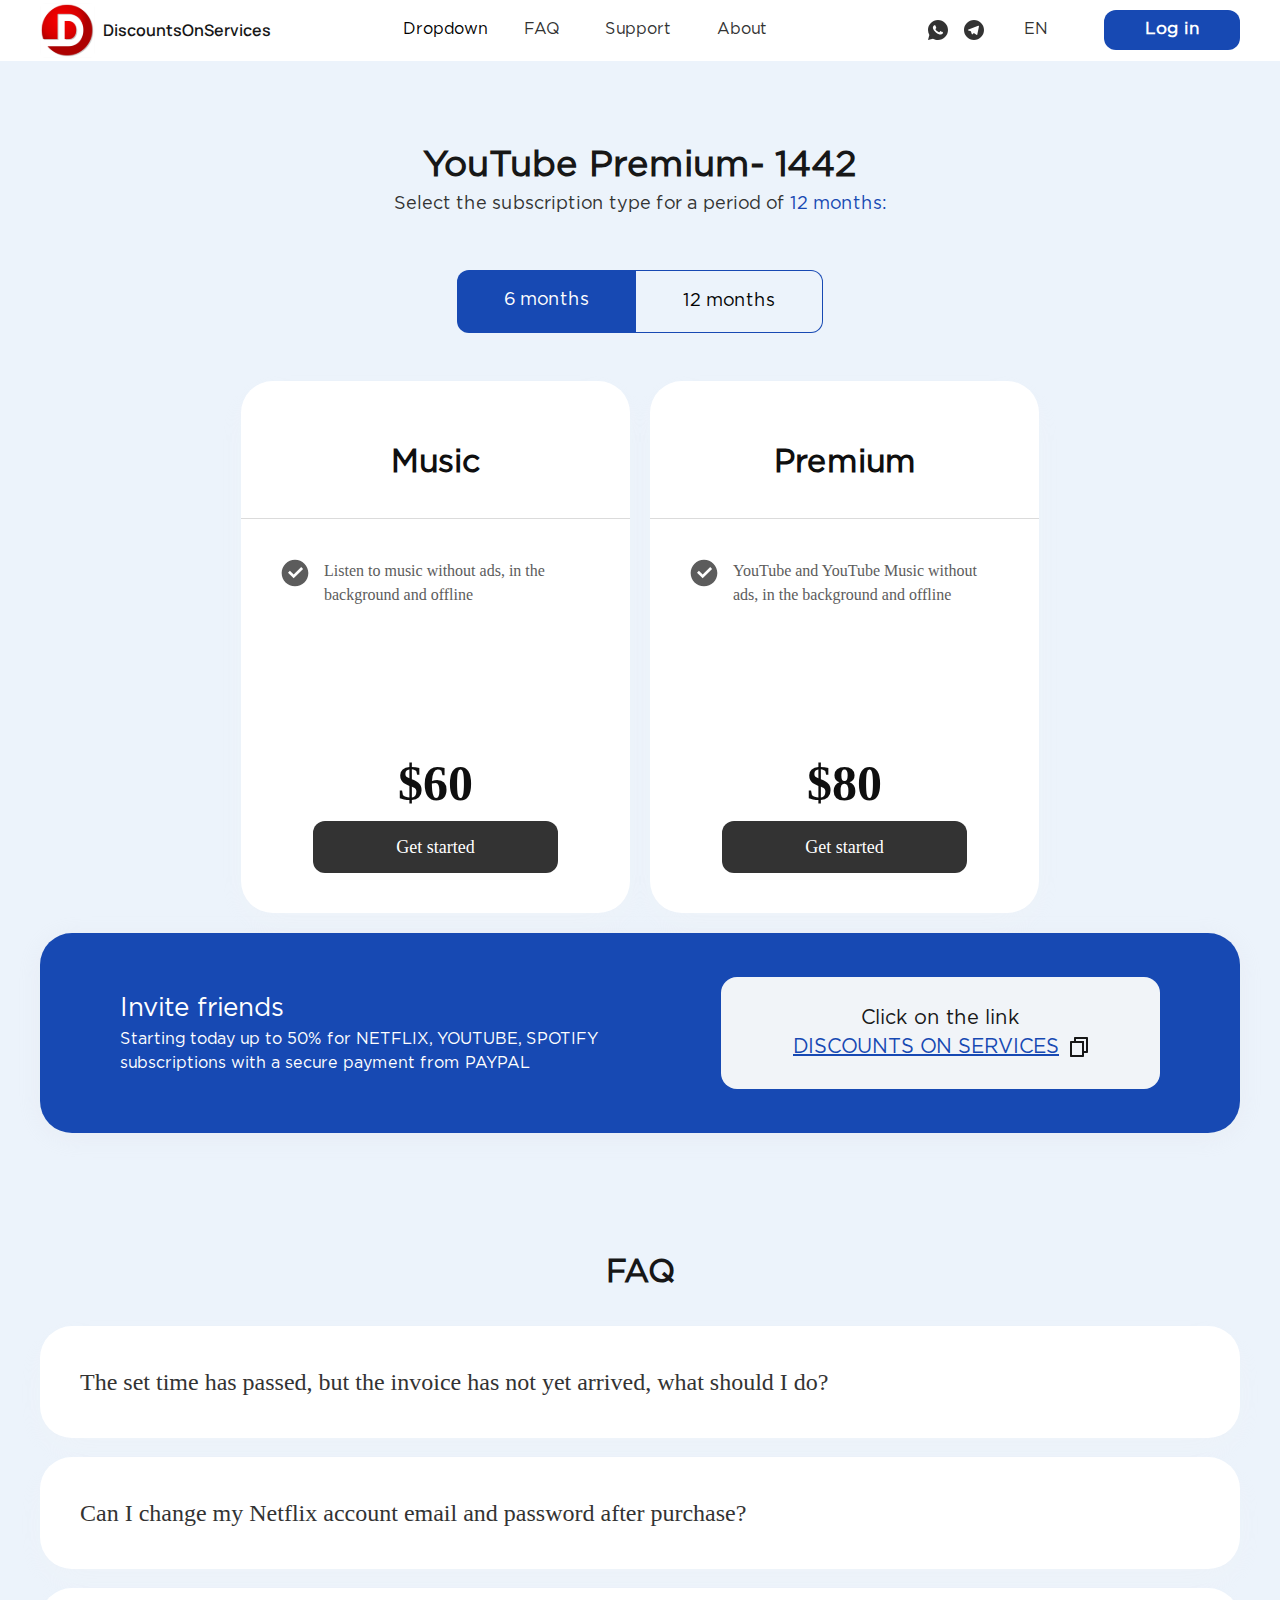
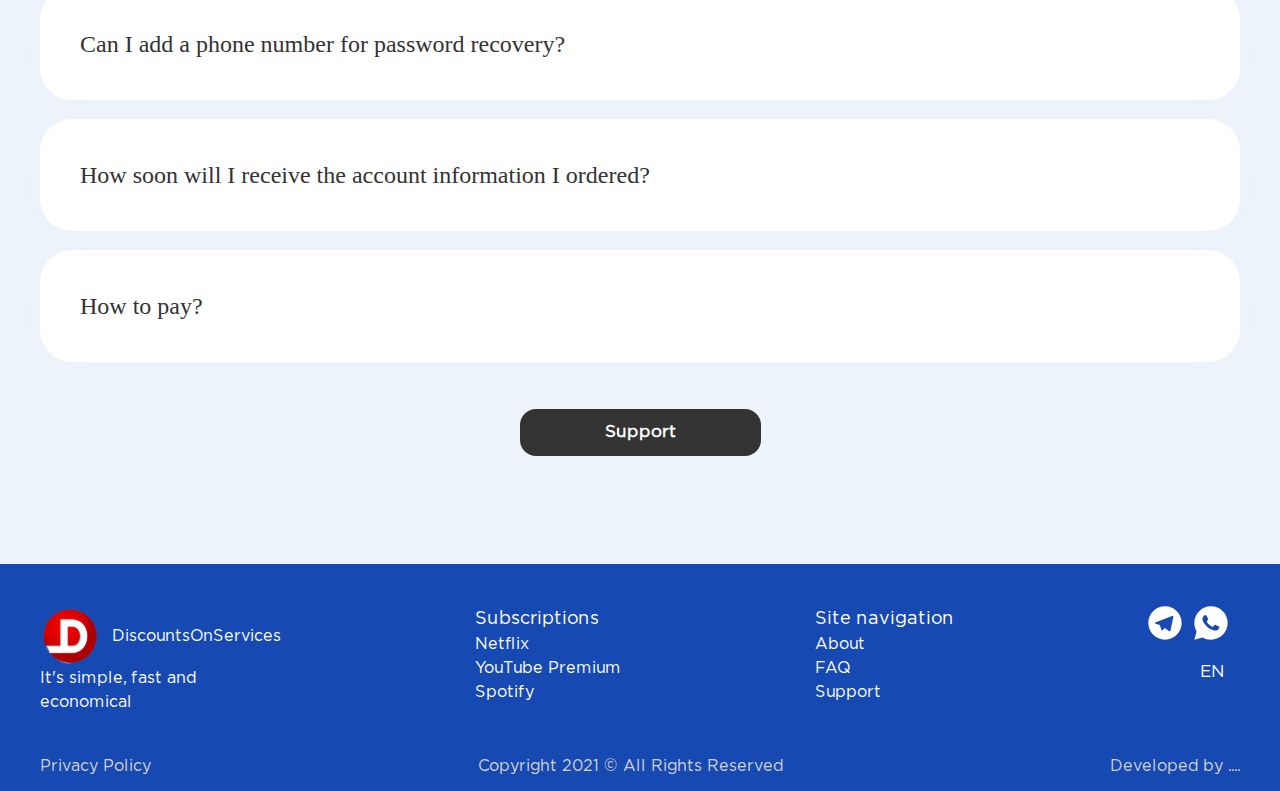
<file: praktika3/ytpage.html>
<!DOCTYPE html>
<html>

<head>
    <meta charset="utf-8">
    <meta name="viewport" content="width=device-width, initial-scale=1.0">
    <meta http-equiv="x-ua-compatible" content="ie=edge">

    <!-- МЕТА -->
    <title>Заголовок</title>
    <meta name="description" content="описание не длиннее 155 символов">
    <meta name="keywords" content="мета-теги, шаблон, html, css">
    <link rel="stylesheet" href="css/ytstyle.css">
    <link rel="preconnect" href="https://fonts.googleapis.com">
    <link rel="preconnect" href="https://fonts.gstatic.com" crossorigin>
    <link href="https://fonts.googleapis.com/css2?family=Manrope:wght@600&display=swap" rel="stylesheet">

</head>

<body>
    <div class="header">
        <div class="container">
            <div class="header__row">
                <div class="header__logo">
                    <div class="header__logo_img">
                        <a href="index.html"><img src="img/logo.svg" alt=""></a>
                    </div>
                    <div class="header__logo_name">
                        <h2>DiscountsOnServices</h2>
                    </div>
                </div>
                <div class="header__menu">
                    <div class="dropdown">
                        <button class="dropbtn">Dropdown</button>
                        <div class="dropdown-content">
                            <a href="npage.html">Netflix</a>
                            <a href="spage.html">Spotify</a>
                            <a href="ytpage.html">YouTube </a>
                        </div>
                    </div>
                    <ul>

                        <li>
                            <a href="fpage.html">FAQ</a>
                        </li>
                        <li>
                            <a href="#">Support</a>
                        </li>
                        <li>
                            <a href="#idabuot">About</a>
                        </li>
                    </ul>
                </div>
                <div class="header__contacts">
                    <div class="header__contacts_linkw">
                        <a href="#"><img src="img/whts.svg" alt=""></a>
                    </div>
                    <div class="header__contacts_linkt">
                        <a href="#"><img src="img/tel.svg" alt=""></a>
                    </div>
                    <div class="header__contacts_lang">
                        <a href="#">EN</a>
                    </div>
                    <div class="header__contacts_button">
                        <a class="contacts_btn" href="#">Log in</a>
                    </div>
                </div>
            </div>
        </div>
    </div>

    <div class="plan">
        <div class="container">
            <div class="plan__header">
                <div class="plan__header_title">
                    <h2>YouTube Premium- 1442</h2>
                </div>
                <div class="plan__header_discr">
                    <p>Select the subscription type for a period of <span class="discrstyle">12 months:</span> </p>
                </div>
                <div class="plan__header_days">
                    <div class="plan__days_row">
                        <div class="dayys">
                            <div class="plan__days_six">
                                <p>6 months </p>
                            </div>
                            <div class="plan__days_twelve">
                                <p>12 months </p>
                            </div>
                        </div>
                    </div>
                </div>
            </div>
            <div class="plan__columns">

                <div class="plan__column">
                    <div class="plan__column_name">
                        <h2>Music</h2>
                    </div>
                    <div class="plan__column_content">
                        <div class="column__content_line">
                            <img src="img/ss.svg" alt="">
                            <p>Listen to music without ads, in the background and offline</p>
                        </div>
                    </div>
                    <div class="plan__column_price">
                        <p>$60</p>
                    </div>
                    <div class="plan__column_button">
                        <a href="#">Get started</a>
                    </div>
                </div>
                <div class="plan__column">
                    <div class="plan__column_name">
                        <h2>Premium</h2>
                    </div>
                    <div class="plan__column_content">
                        <div class="column__content_line">
                            <img src="img/ss.svg" alt="">
                            <p>YouTube and YouTube Music without ads, in the background and offline</p>
                        </div>
                    </div>
                    <div class="plan__column_price">
                        <p>$80</p>
                    </div>
                    <div class="plan__column_button">
                        <a href="#">Get started</a>
                    </div>
                </div>
            </div>
        </div>
        <div class="friends">
            <div class="container">
                <div class="friends__row">
                    <div class="friends__row_body">
                        <h2>Invite friends</h2>
                        <p>Starting today up to 50% for NETFLIX, YOUTUBE, SPOTIFY subscriptions with a secure payment from PAYPAL</p>
                    </div>
                    <div class="friends__row_button">
                        <h2>Click on the link</h2>

                        <div class="friens__button_style">
                            <a href="#">Discounts On Services </a>
                            <img src="img/fricon.svg" alt="">
                        </div>
                    </div>
                </div>
            </div>
        </div>
        <section class="frequent-questions">
            <div class="container">
                <div class="frequent-questions-heading">
                    <h2 class="heading frequent-questions__heading">FAQ</h2>
                </div>
                <div id="accordion">
                    <h3 class="">The set time has passed, but the invoice has not yet arrived, what should I do?</h3>
                    <div class="tabs__text" id="tabs-1" style="height: 0px;">
                        <p>
                            Payment options we currently have: PayPal, Bitcoin.
                        </p>
                    </div>
                    <h3 class="">Can I change my Netflix account email and password after purchase?</h3>
                    <div class="tabs__text" id="tabs-2" style="height: 0px;">
                        <p>
                            Payment options we currently have: PayPal, Bitcoin.
                        </p>
                    </div>
                    <h3>Can I add a phone number for password recovery?</h3>
                    <div class="tabs__text" id="tabs-3" style="height: 0px;">
                        <p>
                            Payment options we currently have: PayPal, Bitcoin.
                        </p>
                    </div>
                    <h3>How soon will I receive the account information I ordered?</h3>
                    <div class="tabs__text" id="tabs-4" style="height: 0px;">
                        <p>
                            Payment options we currently have: PayPal, Bitcoin.
                        </p>
                    </div>
                    <h3>How to pay?</h3>
                    <div class="tabs__text" id="tabs-4" style="height: 0px;">
                        <p>
                            Payment options we currently have: PayPal, Bitcoin.
                        </p>
                    </div>
                </div>
            </div>
        </section>
        <div class="faq-btn">
            <a href="#">Support</a>
        </div>



        <div class="footer">
            <div class="container">
                <div class="footer__row">
                    <div class="footer__row_logo">
                        <div class="footer__logo_img">
                            <img src="img/flogo.svg" alt="">
                            <p>DiscountsOnServices</p>
                        </div>
                        <div class="footer__logo_name">
                            <p>It's simple, fast and economical</p>
                        </div>
                    </div>
                    <div class="footer__column">
                        <h2>Subscriptions</h2>
                        <a href="npage.html">Netflix</a>
                        <a href="ytpage.html">YouTube Premium</a>
                        <a href="spage.html">Spotify</a>
                    </div>
                    <div class="footer__column">
                        <h2>Site navigation</h2>
                        <a href="#idabuot">About</a>
                        <a href="fpage.html">FAQ</a>
                        <a href="#">Support</a>
                    </div>
                    <div class="footer__contacts">
                        <div class="footer__contacts_row">
                            <div class="footer__contacts_img">
                                <a href="#"><img src="img/fwh.svg" alt=""></a>
                            </div>
                            <div class="footer__contacts_img">
                                <a href="#"><img src="img/ftg.svg" alt=""></a>
                            </div>
                        </div>
                        <div class="footer__contacts_lang">
                            <a href="#">EN</a>
                        </div>
                    </div>

                </div>
                <div class="footer__discription">
                    <div class="pp">
                        <p>Privacy Policy</p>
                    </div>
                    <div class="cp">
                        <p>Copyright 2021 © All Rights Reserved</p>
                    </div>
                    <div class="db">
                        <p>Developed by ....</p>
                    </div>
                </div>
            </div>
        </div>






        <script src="js/script.js"></script>
</body>

</html>
</file>
<file: praktika3/css/style.css>
@charset "UTF-8";

/*Обнуление*/

* {
    padding: 0;
    margin: 0;
    border: 0;
}

*,
*:before,
*:after {
    -webkit-box-sizing: border-box;
    box-sizing: border-box;
}

:focus,
 :active {
    outline: none;
}

a:focus,
a:active {
    outline: none;
}

nav,
footer,
header,
aside {
    display: block;
}

html,
body {
    height: 100%;
    width: 100%;
    font-size: 100%;
    line-height: 1;
    font-size: 14px;
    -ms-text-size-adjust: 100%;
    -moz-text-size-adjust: 100%;
    -webkit-text-size-adjust: 100%;
}

input,
button,
textarea {
    font-family: inherit;
}

input::-ms-clear {
    display: none;
}

button {
    cursor: pointer;
}

button::-moz-focus-inner {
    padding: 0;
    border: 0;
}

a,
a:visited {
    text-decoration: none;
}

a:hover {
    text-decoration: none;
}

ul li {
    list-style: none;
}

img {
    vertical-align: top;
}

h1,
h2,
h3,
h4,
h5,
h6 {
    font-size: inherit;
    font-weight: inherit;
}

@font-face {
    font-family: "Gotham Pro";
    src: url("../fonts/gothampro.ttf") format("truetype");
    font-style: normal;
    font-weight: 400;
}

@import url('https://fonts.googleapis.com/css2?family=Manrope:wght@600&display=swap');

/*--------------------*/

.container {
    max-width: 1200px;
    margin: 0 auto;
}

body {
    background: #ECF3FB;
}

header {
    background: #FFFFFF;
}

.header__row {
    padding-top: 2px;
    padding-bottom: 3px;
    display: -webkit-box;
    display: -ms-flexbox;
    display: flex;
    -webkit-box-align: center;
    -ms-flex-align: center;
    align-items: center;
    -webkit-box-pack: justify;
    -ms-flex-pack: justify;
    justify-content: space-between;
}

.header__logo {
    display: -webkit-box;
    display: -ms-flexbox;
    display: flex;
    -webkit-box-align: center;
    -ms-flex-align: center;
    align-items: center;
}

.header__logo_img {
    padding-right: 8px;
}

.header__logo_name {
    font-family: 'Manrope';
    font-style: normal;
    font-weight: 600;
    font-size: 16px;
    line-height: 130%;
    /* identical to box height, or 21px */
    color: #171717;
}

.header__menu {
    display: -webkit-box;
    display: -ms-flexbox;
    display: flex;
    -webkit-box-align: center;
    -ms-flex-align: center;
    align-items: center;
}

.header__menu ul {
    display: -webkit-box;
    display: -ms-flexbox;
    display: flex;
    max-width: 419px;
}

.header__menu ul li {
    padding-right: 46px;
}

.dropdown-content a {
    font-family: 'Gotham Pro';
    font-style: normal;
    font-weight: 400;
    font-size: 16px;
    line-height: 150%;
    /* identical to box height, or 24px */
    display: -webkit-box;
    display: -ms-flexbox;
    display: flex;
    -webkit-box-align: center;
    -ms-flex-align: center;
    align-items: center;
    color: #333333;
}

.dropbtn {
    margin-right: 20px;
    font-family: 'Gotham Pro';
    font-style: normal;
    font-weight: 400;
    font-size: 16px;
    line-height: 150%;
    /* identical to box height, or 24px */
    display: -webkit-box;
    display: -ms-flexbox;
    display: flex;
    -webkit-box-align: center;
    -ms-flex-align: center;
    align-items: center;
    color: #333333;
}

.header__menu ul li a {
    font-family: 'Gotham Pro';
    font-style: normal;
    font-weight: 400;
    font-size: 16px;
    line-height: 150%;
    /* identical to box height, or 24px */
    display: -webkit-box;
    display: -ms-flexbox;
    display: flex;
    -webkit-box-align: center;
    -ms-flex-align: center;
    align-items: center;
    color: #333333;
}

.header__menu ul li a:hover {
    color: #1749B3;
}

.header__menu ul li a:active {
    color: #4B84FD;
}

.header__contacts {
    display: -webkit-box;
    display: -ms-flexbox;
    display: flex;
    -webkit-box-align: center;
    -ms-flex-align: center;
    align-items: center;
}

.header__contacts_linkw {
    padding-right: 16px;
}

.header__contacts_linkt {
    padding-right: 40px;
}

.header__contacts_lang {
    padding-right: 56px;
}

.header__contacts_lang a {
    font-family: 'Gotham Pro';
    font-style: normal;
    font-weight: 400;
    font-size: 16px;
    line-height: 150%;
    /* identical to box height, or 24px */
    display: -webkit-box;
    display: -ms-flexbox;
    display: flex;
    -webkit-box-align: center;
    -ms-flex-align: center;
    align-items: center;
    color: #333333;
}

.header__contacts_button a {
    /* Button */
    font-family: 'Gotham Pro';
    font-style: normal;
    font-weight: 700;
    font-size: 17px;
    line-height: 130%;
    /* identical to box height, or 22px */
    display: -webkit-box;
    display: -ms-flexbox;
    display: flex;
    -webkit-box-align: center;
    -ms-flex-align: center;
    align-items: center;
    text-align: center;
    /* white */
    color: #FFFFFF;
    padding: 9px 41px;
    background: #1749B3;
    border-radius: 12px;
}

.header__contacts_button a:hover {
    color: #171717;
    background: white;
    border: 1px solid #000;
    padding: 8px 40px;
}

.header__contacts_button a:active {
    color: white;
    background: #4B84FD;
    border: none;
}

.mp__row {
    -webkit-box-pack: justify;
    -ms-flex-pack: justify;
    justify-content: space-between;
    display: -webkit-box;
    display: -ms-flexbox;
    display: flex;
}

.mp__body {
    margin-top: 60px;
    background: #1749B3;
    -webkit-box-shadow: 0px 4px 24px rgba(213, 216, 221, 0.2);
    box-shadow: 0px 4px 24px rgba(213, 216, 221, 0.2);
    border-radius: 32px;
    max-width: 592px;
    max-height: 500px;
    padding-top: 114px;
    padding-left: 60px;
    padding-right: 90px;
}

.mp__body_title h1 {
    max-width: 442px;
    font-family: 'Gotham Pro';
    font-style: normal;
    font-weight: 700;
    font-size: 36px;
    line-height: 140%;
    /* or 50px */
    /* white */
    color: #FFFFFF;
}

.mp__body_content {
    padding-top: 24px;
    max-width: 380px;
}

.mp__body_content p {
    font-family: 'Gotham Pro';
    font-style: normal;
    font-weight: 400;
    font-size: 16px;
    line-height: 150%;
    /* or 24px */
    /* white */
    color: #FFFFFF;
}

.mp__body_button {
    max-width: 209px;
    padding-top: 40px;
    text-align: center;
    padding-bottom: 113px;
}

.mp__body_button a {
    font-family: 'Gotham Pro';
    font-style: normal;
    font-weight: 700;
    font-size: 17px;
    line-height: 130%;
    /* identical to box height, or 22px */
    display: -webkit-box;
    display: -ms-flexbox;
    display: flex;
    -webkit-box-align: center;
    -ms-flex-align: center;
    align-items: center;
    text-align: center;
    /* black 2 */
    color: #171717;
    /* Inside auto layout */
    -webkit-box-flex: 0;
    -ms-flex: none;
    flex: none;
    -webkit-box-ordinal-group: 1;
    -ms-flex-order: 0;
    order: 0;
    -ms-flex-positive: 0;
    flex-grow: 0;
    padding: 16px 57px;
    background: #FFFFFF;
    border-radius: 16px;
}

.mp__img {
    margin-top: 42px;
}

.subscriptions__header {
    margin-top: 120px;
    margin-bottom: 37px;
}

.subscriptions__header_name {
    font-family: 'Gotham Pro';
    font-style: normal;
    font-weight: 700;
    font-size: 32px;
    line-height: 140%;
    /* identical to box height, or 45px */
    text-align: center;
    /* black 2 */
    color: #171717;
}

.subscriptions__columns {
    display: -webkit-box;
    display: -ms-flexbox;
    display: flex;
    -webkit-box-orient: vertical;
    -webkit-box-direction: normal;
    -ms-flex-direction: column;
    flex-direction: column;
}

.subscriptions__column {
    display: -webkit-box;
    display: -ms-flexbox;
    display: flex;
    -webkit-box-pack: justify;
    -ms-flex-pack: justify;
    justify-content: space-between;
    background: #FFFFFF;
    -webkit-box-shadow: 0px 4px 24px rgba(213, 216, 221, 0.2);
    box-shadow: 0px 4px 24px rgba(213, 216, 221, 0.2);
    border-radius: 32px;
    margin-bottom: 16px;
}

.subscriptions__column_body {
    padding: 60px;
}

.subscriptions__column_body h2 {
    font-family: 'Gotham Pro';
    font-style: normal;
    font-weight: 400;
    font-size: 26px;
    line-height: 140%;
    /* or 36px */
    /* black 2 */
    color: #171717;
}

.subscriptions__column_body p {
    padding-top: 22px;
    max-width: 350px;
    font-family: 'Gotham Pro';
    font-style: normal;
    font-weight: 400;
    font-size: 16px;
    line-height: 150%;
    /* or 24px */
    /* black 1 */
    color: #333333;
}

.subscriptions__column_body a {
    font-family: 'Gotham Pro';
    font-style: normal;
    font-weight: 700;
    font-size: 17px;
    line-height: 130%;
    /* identical to box height, or 22px */
    display: -webkit-box;
    display: -ms-flexbox;
    display: flex;
    -webkit-box-align: center;
    -ms-flex-align: center;
    align-items: center;
    text-align: center;
    /* white */
    color: #FFFFFF;
    /* Inside auto layout */
    -webkit-box-flex: 0;
    -ms-flex: none;
    flex: none;
    -webkit-box-ordinal-group: 1;
    -ms-flex-order: 0;
    order: 0;
    -ms-flex-positive: 0;
    flex-grow: 0;
    padding: 16px 24px;
    background: #1749B3;
    border-radius: 16px;
    max-width: 148px;
    margin-top: 38px;
}

.subscriptions__column_body a:hover {
    color: #171717;
    background: white;
    border: 1px solid #000;
    padding: 15px 24px;
}

.subscriptions__column_body a:active {
    color: white;
    background: #4B84FD;
    border: none;
}

.works__header_title {
    text-align: center;
    margin-bottom: 37px;
    margin-top: 128px;
}

.works__header_title h2 {
    font-family: 'Gotham Pro';
    font-style: normal;
    font-weight: 700;
    font-size: 32px;
    line-height: 140%;
    /* identical to box height, or 45px */
    text-align: center;
    color: #171717;
}

.works__columns {
    display: -webkit-box;
    display: -ms-flexbox;
    display: flex;
    -webkit-box-pack: justify;
    -ms-flex-pack: justify;
    justify-content: space-between;
}

.works__column {
    max-width: 388px;
    max-height: 300px;
    /* white */
    background: #FFFFFF;
    -webkit-box-shadow: 0px 12px 28px rgba(244, 245, 245, 0.2);
    box-shadow: 0px 12px 28px rgba(244, 245, 245, 0.2);
    border-radius: 32px;
    padding-left: 40px;
}

.works__column_title {
    display: -webkit-box;
    display: -ms-flexbox;
    display: flex;
    -webkit-box-pack: justify;
    -ms-flex-pack: justify;
    justify-content: space-between;
}

.works__column_title img {
    max-width: 185px;
    padding-right: 10px;
}

.works__column_title h2 {
    padding-top: 109px;
    padding-right: 102px;
    font-family: 'Gotham Pro';
    font-style: normal;
    font-weight: 700;
    font-size: 22px;
    line-height: 140%;
    /* identical to box height, or 31px */
    /* black 2 */
    color: #171717;
}

.works__column_content p {
    padding-top: 26px;
    padding-bottom: 40px;
    font-family: 'Gotham Pro';
    font-style: normal;
    font-weight: 400;
    font-size: 18px;
    line-height: 150%;
    /* or 27px */
    /* black 1 */
    color: #333333;
}

.friends {
    margin-top: 20px;
}

.friends__row {
    display: -webkit-box;
    display: -ms-flexbox;
    display: flex;
    -webkit-box-align: center;
    -ms-flex-align: center;
    align-items: center;
    -webkit-box-pack: justify;
    -ms-flex-pack: justify;
    justify-content: space-between;
    background: #1749B3;
    -webkit-box-shadow: 0px 4px 24px rgba(213, 216, 221, 0.2);
    box-shadow: 0px 4px 24px rgba(213, 216, 221, 0.2);
    border-radius: 32px;
    padding: 44px 80px;
}

.friends__row_body h2 {
    font-family: 'Gotham Pro';
    font-style: normal;
    font-weight: 400;
    font-size: 26px;
    line-height: 140%;
    color: #FFFFFF;
}

.friends__row_body p {
    max-width: 478px;
    font-family: 'Gotham Pro';
    font-style: normal;
    font-weight: 400;
    font-size: 16px;
    line-height: 150%;
    /* or 24px */
    /* white */
    color: #FFFFFF;
}

.friends__row_button {
    background: #F1F4F8;
    border-radius: 16px;
    padding: 27px 72px;
    -webkit-box-align: center;
    -ms-flex-align: center;
    align-items: center;
}

.friends__row_button h2 {
    font-family: 'Gotham Pro';
    font-style: normal;
    font-weight: 400;
    font-size: 20px;
    line-height: 140%;
    text-align: center;
    color: #171717;
}

.friens__button_style {
    -webkit-box-align: center;
    -ms-flex-align: center;
    align-items: center;
    display: -webkit-box;
    display: -ms-flexbox;
    display: flex;
}

.friens__button_style img {
    padding-left: 11px;
}

.friens__button_style a {
    font-family: 'Gotham Pro';
    font-style: normal;
    font-weight: 400;
    font-size: 20px;
    line-height: 150%;
    text-align: center;
    -webkit-text-decoration-line: underline;
    text-decoration-line: underline;
    text-transform: uppercase;
    color: #1749B3;
}

.aboutus__header {
    margin-top: 120px;
}

.aboutus__header_title h2 {
    font-family: 'Gotham Pro';
    font-style: normal;
    font-weight: 700;
    font-size: 32px;
    line-height: 140%;
    /* identical to box height, or 45px */
    text-align: center;
    color: #171717;
}

.aboutus__row {
    display: -webkit-box;
    display: -ms-flexbox;
    display: flex;
    -webkit-box-align: center;
    -ms-flex-align: center;
    align-items: center;
}

.aboutus__row_body {
    /* white */
    background: #FFFFFF;
    -webkit-box-shadow: 0px 4px 24px rgba(213, 216, 221, 0.2);
    box-shadow: 0px 4px 24px rgba(213, 216, 221, 0.2);
    border-radius: 32px;
    padding: 60px;
}

.aboutus__row_img {
    margin-top: 20px;
}

.aboutus__body_img {
    padding-bottom: 32px;
}

.aboutus__body_content p {
    padding-bottom: 32px;
    font-family: 'Gotham Pro';
    font-style: normal;
    font-weight: 400;
    font-size: 18px;
    line-height: 150%;
    /* or 27px */
    /* black 1 */
    color: #333333;
}

.aboutus__body_discription p {
    font-family: 'Gotham Pro';
    font-style: normal;
    font-weight: 700;
    font-size: 18px;
    line-height: 150%;
    /* identical to box height, or 27px */
    /* black 2 */
    color: #171717;
}

.frequent-questions-heading {
    margin-top: 120px;
}

.frequent-questions-heading h2 {
    font-family: 'Gotham Pro';
    font-style: normal;
    font-weight: 700;
    font-size: 32px;
    line-height: 130%;
    /* identical to box height, or 42px */
    text-align: center;
    /* black 2 */
    color: #171717;
}

.frequent-questions__heading {
    color: #333333;
    margin-bottom: 32px;
}

#accordion {
    width: 100%;
}

#accordion>h3 {
    display: -webkit-box;
    display: -ms-flexbox;
    display: flex;
    -webkit-box-pack: justify;
    -ms-flex-pack: justify;
    justify-content: space-between;
    -webkit-box-align: center;
    -ms-flex-align: center;
    align-items: center;
    margin-top: -1px;
    position: relative;
    font-size: 24px;
    line-height: 32px;
    padding: 40px;
    color: #333333;
    cursor: pointer;
    background: #FFFFFF;
    -webkit-box-shadow: 0px 12px 28px rgba(244, 245, 245, 0.2);
    box-shadow: 0px 12px 28px rgba(244, 245, 245, 0.2);
    border-radius: 32px;
    -webkit-transition: border-bottom-right-radius 1s;
    transition: border-bottom-right-radius 1s;
    -webkit-transition: border-bottom-left-radius 1s;
    transition: border-bottom-left-radius 1s;
}

#accordion>h3.select {
    border-bottom-left-radius: 0px;
    border-bottom-right-radius: 0px;
    -webkit-transition: border-bottom-right-radius 0.1s;
    transition: border-bottom-right-radius 0.1s;
    -webkit-transition: border-bottom-left-radius 0.1s;
    transition: border-bottom-left-radius 0.1s;
}

#accordion>div {
    height: 0;
    overflow: hidden;
    color: #333;
    padding-left: 40px;
    padding-right: 15px;
    -webkit-transition: height 0.1s;
    transition: height 0.1s;
}

.tabs__text {
    font-size: 16px;
    line-height: 32px;
    background: #FFFFFF;
    -webkit-box-shadow: 0px 12px 28px rgba(244, 245, 245, 0.2);
    box-shadow: 0px 12px 28px rgba(244, 245, 245, 0.2);
    border-radius: 32px;
    border-top-left-radius: 0px;
    border-top-right-radius: 0px;
    margin-bottom: 20px;
}

.faq-btn {
    margin-top: 40px;
    text-align: center;
}

.faq-btn a {
    padding: 16px 85px;
    background: #333333;
    border-radius: 16px;
    font-family: 'Gotham Pro';
    font-style: normal;
    font-weight: 700;
    font-size: 17px;
    line-height: 130%;
    /* identical to box height, or 22px */
    /* Белый */
    color: #FFFFFF;
    /* Inside auto layout */
    -webkit-box-flex: 0;
    -ms-flex: none;
    flex: none;
    -webkit-box-ordinal-group: 1;
    -ms-flex-order: 0;
    order: 0;
    -ms-flex-positive: 0;
    flex-grow: 0;
}

.faq-btn a:hover {
    color: #171717;
    background: white;
    border: 1px solid #000;
}

.faq-btn a:active {
    color: white;
    background: #606060;
    border: none;
}

.request {
    margin-top: 120px;
}

.request__row {
    background: #1749B3;
    -webkit-box-shadow: 0px 4px 24px rgba(213, 216, 221, 0.2), 0px 4px 24px rgba(213, 216, 221, 0.2), 0px 12px 28px rgba(244, 245, 245, 0.2);
    box-shadow: 0px 4px 24px rgba(213, 216, 221, 0.2), 0px 4px 24px rgba(213, 216, 221, 0.2), 0px 12px 28px rgba(244, 245, 245, 0.2);
    border-radius: 32px;
    display: -webkit-box;
    display: -ms-flexbox;
    display: flex;
    padding: 40px 60px;
    -webkit-box-align: center;
    -ms-flex-align: center;
    align-items: center;
    -webkit-box-pack: justify;
    -ms-flex-pack: justify;
    justify-content: space-between;
}

.request__body_title h2 {
    font-family: 'Gotham Pro';
    font-style: normal;
    font-weight: 700;
    font-size: 22px;
    line-height: 140%;
    /* identical to box height, or 31px */
    /* white */
    color: #FFFFFF;
}

.request__body_content p {
    font-family: 'Gotham Pro';
    font-style: normal;
    font-weight: 400;
    font-size: 18px;
    line-height: 150%;
    /* identical to box height, or 27px */
    /* white */
    color: #FFFFFF;
}

.request__button_style a {
    background: #FFFFFF;
    border-radius: 16px;
    padding: 16px 112px;
    font-family: 'Gotham Pro';
    font-style: normal;
    font-weight: 700;
    font-size: 17px;
    line-height: 130%;
    /* identical to box height, or 22px */
    display: -webkit-box;
    display: -ms-flexbox;
    display: flex;
    -webkit-box-align: center;
    -ms-flex-align: center;
    align-items: center;
    text-align: center;
    /* black 2 */
    color: #171717;
    /* Inside auto layout */
    -webkit-box-flex: 0;
    -ms-flex: none;
    flex: none;
    -webkit-box-ordinal-group: 1;
    -ms-flex-order: 0;
    order: 0;
    -ms-flex-positive: 0;
    flex-grow: 0;
}

footer {
    margin-top: 120px;
    background: #1749B3;
}

.footer__row {
    padding-top: 42px;
    display: -webkit-box;
    display: -ms-flexbox;
    display: flex;
    -webkit-box-pack: justify;
    -ms-flex-pack: justify;
    justify-content: space-between;
}

.footer__logo_img {
    display: -webkit-box;
    display: -ms-flexbox;
    display: flex;
    -webkit-box-align: center;
    -ms-flex-align: center;
    align-items: center;
    font-family: 'Gotham Pro';
    font-style: normal;
    font-weight: 400;
    font-size: 16px;
    line-height: 150%;
    /* identical to box height, or 24px */
    text-align: center;
    color: #FFFFFF;
}

.footer__logo_img p {
    padding-left: 12px;
}

.footer__logo_name p {
    width: 179px;
    font-family: 'Gotham Pro';
    font-style: normal;
    font-weight: 400;
    font-size: 16px;
    line-height: 150%;
    /* or 24px */
    /* white */
    color: #FFFFFF;
}

.footer__column {
    display: -webkit-box;
    display: -ms-flexbox;
    display: flex;
    -webkit-box-orient: vertical;
    -webkit-box-direction: normal;
    -ms-flex-direction: column;
    flex-direction: column;
}

.footer__column h2 {
    font-family: 'Gotham Pro';
    font-style: normal;
    font-weight: 400;
    font-size: 18px;
    line-height: 150%;
    /* identical to box height, or 27px */
    display: -webkit-box;
    display: -ms-flexbox;
    display: flex;
    -webkit-box-align: center;
    -ms-flex-align: center;
    align-items: center;
    /* white */
    color: #FFFFFF;
}

.footer__column a {
    font-family: 'Gotham Pro';
    font-style: normal;
    font-weight: 400;
    font-size: 16px;
    line-height: 150%;
    /* identical to box height, or 24px */
    display: -webkit-box;
    display: -ms-flexbox;
    display: flex;
    -webkit-box-align: center;
    -ms-flex-align: center;
    align-items: center;
    /* white */
    color: #FFFFFF;
}

.footer__contacts_row {
    display: -webkit-box;
    display: -ms-flexbox;
    display: flex;
}

.footer__contacts_img {
    padding-right: 12px;
}

.footer__contacts_lang {
    padding-right: 15px;
    text-align: end;
    padding-top: 20px;
}

.footer__contacts_lang a {
    font-family: 'Gotham Pro';
    font-style: normal;
    font-weight: 400;
    font-size: 17px;
    line-height: 150%;
    /* identical to box height, or 26px */
    /* white */
    color: #FFFFFF;
}

.footer__discription {
    padding-top: 40px;
    display: -webkit-box;
    display: -ms-flexbox;
    display: flex;
    -webkit-box-pack: justify;
    -ms-flex-pack: justify;
    justify-content: space-between;
    padding-bottom: 12px;
}

.pp p {
    font-family: 'Gotham Pro';
    font-style: normal;
    font-weight: 400;
    font-size: 16px;
    line-height: 150%;
    /* identical to box height, or 24px */
    color: #D3D3D3;
}

.cp p {
    font-family: 'Gotham Pro';
    font-style: normal;
    font-weight: 400;
    font-size: 16px;
    line-height: 150%;
    /* identical to box height, or 24px */
    color: #D3D3D3;
}

.db p {
    font-family: 'Gotham Pro';
    font-style: normal;
    font-weight: 400;
    font-size: 16px;
    line-height: 150%;
    /* identical to box height, or 24px */
    color: #D3D3D3;
}

.dropbtn {
    background-color: white;
    color: black;
    padding: 16px;
    font-size: 16px;
    border: none;
}


/* The container <div> - needed to position the dropdown content */

.dropdown {
    position: relative;
    display: inline-block;
}


/* Dropdown Content (Hidden by Default) */

.dropdown-content {
    display: none;
    position: absolute;
    background-color: #f1f1f1;
    min-width: 160px;
    -webkit-box-shadow: 0px 8px 16px 0px rgba(0, 0, 0, 0.2);
    box-shadow: 0px 8px 16px 0px rgba(0, 0, 0, 0.2);
    z-index: 1;
    border-radius: 16px;
}


/* Links inside the dropdown */

.dropdown-content a {
    color: black;
    padding: 12px 16px;
    text-decoration: none;
    display: block;
    font-family: 'Gotham Pro';
    font-style: normal;
    font-weight: 400;
    font-size: 17px;
    line-height: 150%;
    /* identical to box height, or 26px */
    letter-spacing: 0.01em;
}


/* Change color of dropdown links on hover */

.dropdown-content a:hover {
    color: #1749B3;
}


/* Show the dropdown menu on hover */

.dropdown:hover .dropdown-content {
    display: block;
}


/* Change the background color of the dropdown button when the dropdown content is shown */

.dropdown:hover .dropbtn {
    background-color: white;
    color: #1749B3;
}
</file>
<file: praktika3/css/nstyle.css>
@charset "UTF-8";

/*Обнуление*/

* {
    padding: 0;
    margin: 0;
    border: 0;
}

*,
*:before,
*:after {
    -webkit-box-sizing: border-box;
    box-sizing: border-box;
}

:focus,
 :active {
    outline: none;
}

a:focus,
a:active {
    outline: none;
}

nav,
footer,
header,
aside {
    display: block;
}

html,
body {
    height: 100%;
    width: 100%;
    font-size: 100%;
    line-height: 1;
    font-size: 14px;
    -ms-text-size-adjust: 100%;
    -moz-text-size-adjust: 100%;
    -webkit-text-size-adjust: 100%;
}

input,
button,
textarea {
    font-family: inherit;
}

input::-ms-clear {
    display: none;
}

button {
    cursor: pointer;
}

button::-moz-focus-inner {
    padding: 0;
    border: 0;
}

a,
a:visited {
    text-decoration: none;
}

a:hover {
    text-decoration: none;
}

ul li {
    list-style: none;
}

img {
    vertical-align: top;
}

h1,
h2,
h3,
h4,
h5,
h6 {
    font-size: inherit;
    font-weight: inherit;
}

@font-face {
    font-family: "Gotham Pro";
    src: url("../fonts/gothampro.ttf") format("truetype");
    font-style: normal;
    font-weight: 400;
}


/*--------------------*/

.container {
    max-width: 1200px;
    margin: 0 auto;
}

body {
    background: #ECF3FB;
}

header {
    background: #FFFFFF;
}

.header__row {
    padding-top: 2px;
    padding-bottom: 3px;
    display: -webkit-box;
    display: -ms-flexbox;
    display: flex;
    -webkit-box-align: center;
    -ms-flex-align: center;
    align-items: center;
    -webkit-box-pack: justify;
    -ms-flex-pack: justify;
    justify-content: space-between;
}

.header__logo {
    display: -webkit-box;
    display: -ms-flexbox;
    display: flex;
    -webkit-box-align: center;
    -ms-flex-align: center;
    align-items: center;
}

.header__logo_img {
    padding-right: 8px;
}

.header__logo_name {
    font-family: 'Manrope';
    font-style: normal;
    font-weight: 600;
    font-size: 16px;
    line-height: 130%;
    /* identical to box height, or 21px */
    color: #171717;
}

.header__menu {
    display: -webkit-box;
    display: -ms-flexbox;
    display: flex;
    -webkit-box-align: center;
    -ms-flex-align: center;
    align-items: center;
}

.header__menu ul {
    display: -webkit-box;
    display: -ms-flexbox;
    display: flex;
    max-width: 419px;
}

.header__menu ul li {
    padding-right: 46px;
}

.dropbtn {
    margin-right: 20px;
    font-family: 'Gotham Pro';
    font-style: normal;
    font-weight: 400;
    font-size: 16px;
    line-height: 150%;
    /* identical to box height, or 24px */
    display: -webkit-box;
    display: -ms-flexbox;
    display: flex;
    -webkit-box-align: center;
    -ms-flex-align: center;
    align-items: center;
    color: #333333;
}

.header__menu ul li a {
    font-family: 'Gotham Pro';
    font-style: normal;
    font-weight: 400;
    font-size: 16px;
    line-height: 150%;
    /* identical to box height, or 24px */
    display: -webkit-box;
    display: -ms-flexbox;
    display: flex;
    -webkit-box-align: center;
    -ms-flex-align: center;
    align-items: center;
    color: #333333;
}

.header__menu ul li a:hover {
    border-bottom: 1px solid #000;
}

.header__contacts {
    display: -webkit-box;
    display: -ms-flexbox;
    display: flex;
    -webkit-box-align: center;
    -ms-flex-align: center;
    align-items: center;
}

.header__contacts_linkw {
    padding-right: 16px;
}

.header__contacts_linkt {
    padding-right: 40px;
}

.header__contacts_lang {
    padding-right: 56px;
}

.header__contacts_lang a {
    font-family: 'Gotham Pro';
    font-style: normal;
    font-weight: 400;
    font-size: 16px;
    line-height: 150%;
    /* identical to box height, or 24px */
    display: -webkit-box;
    display: -ms-flexbox;
    display: flex;
    -webkit-box-align: center;
    -ms-flex-align: center;
    align-items: center;
    color: #333333;
}

.header__contacts_button a {
    /* Button */
    font-family: 'Gotham Pro';
    font-style: normal;
    font-weight: 700;
    font-size: 17px;
    line-height: 130%;
    /* identical to box height, or 22px */
    display: -webkit-box;
    display: -ms-flexbox;
    display: flex;
    -webkit-box-align: center;
    -ms-flex-align: center;
    align-items: center;
    text-align: center;
    /* white */
    color: #FFFFFF;
    padding: 9px 41px;
    background: #1749B3;
    border-radius: 12px;
}

.header__contacts_button a:hover {
    color: #171717;
    background: white;
    border: 1px solid #000;
}

.header__contacts_button a:active {
    color: white;
    background: #4B84FD;
    border: none;
}

.friends {
    margin-top: 20px;
}

.friends__row {
    display: -webkit-box;
    display: -ms-flexbox;
    display: flex;
    -webkit-box-align: center;
    -ms-flex-align: center;
    align-items: center;
    -webkit-box-pack: justify;
    -ms-flex-pack: justify;
    justify-content: space-between;
    background: #1749B3;
    -webkit-box-shadow: 0px 4px 24px rgba(213, 216, 221, 0.2);
    box-shadow: 0px 4px 24px rgba(213, 216, 221, 0.2);
    border-radius: 32px;
    padding: 44px 80px;
}

.friends__row_body h2 {
    font-family: 'Gotham Pro';
    font-style: normal;
    font-weight: 400;
    font-size: 26px;
    line-height: 140%;
    color: #FFFFFF;
}

.friends__row_body p {
    max-width: 478px;
    font-family: 'Gotham Pro';
    font-style: normal;
    font-weight: 400;
    font-size: 16px;
    line-height: 150%;
    /* or 24px */
    /* white */
    color: #FFFFFF;
}

.friends__row_button {
    background: #F1F4F8;
    border-radius: 16px;
    padding: 27px 72px;
    -webkit-box-align: center;
    -ms-flex-align: center;
    align-items: center;
}

.friends__row_button h2 {
    font-family: 'Gotham Pro';
    font-style: normal;
    font-weight: 400;
    font-size: 20px;
    line-height: 140%;
    text-align: center;
    color: #171717;
}

.friens__button_style {
    -webkit-box-align: center;
    -ms-flex-align: center;
    align-items: center;
    display: -webkit-box;
    display: -ms-flexbox;
    display: flex;
}

.friens__button_style img {
    padding-left: 11px;
}

.friens__button_style a {
    font-family: 'Gotham Pro';
    font-style: normal;
    font-weight: 400;
    font-size: 20px;
    line-height: 150%;
    text-align: center;
    -webkit-text-decoration-line: underline;
    text-decoration-line: underline;
    text-transform: uppercase;
    color: #1749B3;
}

.frequent-questions-heading {
    margin-top: 120px;
}

.frequent-questions-heading h2 {
    font-family: 'Gotham Pro';
    font-style: normal;
    font-weight: 700;
    font-size: 32px;
    line-height: 130%;
    /* identical to box height, or 42px */
    text-align: center;
    /* black 2 */
    color: #171717;
}

.frequent-questions__heading {
    color: #333333;
    margin-bottom: 32px;
}

#accordion {
    width: 100%;
}

#accordion>h3 {
    display: -webkit-box;
    display: -ms-flexbox;
    display: flex;
    -webkit-box-pack: justify;
    -ms-flex-pack: justify;
    justify-content: space-between;
    -webkit-box-align: center;
    -ms-flex-align: center;
    align-items: center;
    margin-top: -1px;
    position: relative;
    font-size: 24px;
    line-height: 32px;
    padding: 40px;
    color: #333333;
    cursor: pointer;
    background: #FFFFFF;
    -webkit-box-shadow: 0px 12px 28px rgba(244, 245, 245, 0.2);
    box-shadow: 0px 12px 28px rgba(244, 245, 245, 0.2);
    border-radius: 32px;
    -webkit-transition: border-bottom-right-radius 1s;
    transition: border-bottom-right-radius 1s;
    -webkit-transition: border-bottom-left-radius 1s;
    transition: border-bottom-left-radius 1s;
}

#accordion>h3.select {
    border-bottom-left-radius: 0px;
    border-bottom-right-radius: 0px;
    -webkit-transition: border-bottom-right-radius 0.1s;
    transition: border-bottom-right-radius 0.1s;
    -webkit-transition: border-bottom-left-radius 0.1s;
    transition: border-bottom-left-radius 0.1s;
}

#accordion>div {
    height: 0;
    overflow: hidden;
    color: #333;
    padding-left: 40px;
    padding-right: 15px;
    -webkit-transition: height 0.1s;
    transition: height 0.1s;
}

.tabs__text {
    font-size: 16px;
    line-height: 32px;
    background: #FFFFFF;
    -webkit-box-shadow: 0px 12px 28px rgba(244, 245, 245, 0.2);
    box-shadow: 0px 12px 28px rgba(244, 245, 245, 0.2);
    border-radius: 32px;
    border-top-left-radius: 0px;
    border-top-right-radius: 0px;
    margin-bottom: 20px;
}

.faq-btn {
    margin-top: 40px;
    text-align: center;
}

.faq-btn a {
    padding: 16px 85px;
    background: #333333;
    border-radius: 16px;
    font-family: 'Gotham Pro';
    font-style: normal;
    font-weight: 700;
    font-size: 17px;
    line-height: 130%;
    /* identical to box height, or 22px */
    /* Белый */
    color: #FFFFFF;
    /* Inside auto layout */
    -webkit-box-flex: 0;
    -ms-flex: none;
    flex: none;
    -webkit-box-ordinal-group: 1;
    -ms-flex-order: 0;
    order: 0;
    -ms-flex-positive: 0;
    flex-grow: 0;
}

.faq-btn a:hover {
    color: #171717;
    background: white;
    border: 1px solid #000;
}

.faq-btn a:active {
    color: white;
    background: #606060;
    border: none;
}

footer {
    margin-top: 120px;
    background: #1749B3;
}

.footer__row {
    padding-top: 42px;
    display: -webkit-box;
    display: -ms-flexbox;
    display: flex;
    -webkit-box-pack: justify;
    -ms-flex-pack: justify;
    justify-content: space-between;
}

.footer__logo_img {
    display: -webkit-box;
    display: -ms-flexbox;
    display: flex;
    -webkit-box-align: center;
    -ms-flex-align: center;
    align-items: center;
    font-family: 'Gotham Pro';
    font-style: normal;
    font-weight: 400;
    font-size: 16px;
    line-height: 150%;
    /* identical to box height, or 24px */
    text-align: center;
    color: #FFFFFF;
}

.footer__logo_img p {
    padding-left: 12px;
}

.footer__logo_name p {
    width: 179px;
    font-family: 'Gotham Pro';
    font-style: normal;
    font-weight: 400;
    font-size: 16px;
    line-height: 150%;
    /* or 24px */
    /* white */
    color: #FFFFFF;
}

.footer__column {
    display: -webkit-box;
    display: -ms-flexbox;
    display: flex;
    -webkit-box-orient: vertical;
    -webkit-box-direction: normal;
    -ms-flex-direction: column;
    flex-direction: column;
}

.footer__column h2 {
    font-family: 'Gotham Pro';
    font-style: normal;
    font-weight: 400;
    font-size: 18px;
    line-height: 150%;
    /* identical to box height, or 27px */
    display: -webkit-box;
    display: -ms-flexbox;
    display: flex;
    -webkit-box-align: center;
    -ms-flex-align: center;
    align-items: center;
    /* white */
    color: #FFFFFF;
}

.footer__column a {
    font-family: 'Gotham Pro';
    font-style: normal;
    font-weight: 400;
    font-size: 16px;
    line-height: 150%;
    /* identical to box height, or 24px */
    display: -webkit-box;
    display: -ms-flexbox;
    display: flex;
    -webkit-box-align: center;
    -ms-flex-align: center;
    align-items: center;
    /* white */
    color: #FFFFFF;
}

.footer__contacts_row {
    display: -webkit-box;
    display: -ms-flexbox;
    display: flex;
}

.footer__contacts_img {
    padding-right: 12px;
}

.footer__contacts_lang {
    padding-right: 15px;
    text-align: end;
    padding-top: 20px;
}

.footer__contacts_lang a {
    font-family: 'Gotham Pro';
    font-style: normal;
    font-weight: 400;
    font-size: 17px;
    line-height: 150%;
    /* identical to box height, or 26px */
    /* white */
    color: #FFFFFF;
}

.footer__discription {
    padding-top: 40px;
    display: -webkit-box;
    display: -ms-flexbox;
    display: flex;
    -webkit-box-pack: justify;
    -ms-flex-pack: justify;
    justify-content: space-between;
    padding-bottom: 12px;
}

.pp p {
    font-family: 'Gotham Pro';
    font-style: normal;
    font-weight: 400;
    font-size: 16px;
    line-height: 150%;
    /* identical to box height, or 24px */
    color: #D3D3D3;
}

.cp p {
    font-family: 'Gotham Pro';
    font-style: normal;
    font-weight: 400;
    font-size: 16px;
    line-height: 150%;
    /* identical to box height, or 24px */
    color: #D3D3D3;
}

.db p {
    font-family: 'Gotham Pro';
    font-style: normal;
    font-weight: 400;
    font-size: 16px;
    line-height: 150%;
    /* identical to box height, or 24px */
    color: #D3D3D3;
}

.plan__header {
    margin-top: 80px;
    text-align: center;
}

.plan__header_title h2 {
    font-family: 'Gotham Pro';
    font-style: normal;
    font-weight: 700;
    font-size: 36px;
    line-height: 140%;
    /* or 50px */
    /* black 2 */
    color: #171717;
}

.plan__header_discr {
    padding-bottom: 52px;
}

.plan__header_discr p {
    font-family: 'Gotham Pro';
    font-style: normal;
    font-weight: 400;
    font-size: 18px;
    line-height: 150%;
    /* identical to box height, or 27px */
    /* black 1 */
    color: #333333;
}

.plan__header_days {
    padding-bottom: 48px;
}

.plan__days_row {
    display: -webkit-box;
    display: -ms-flexbox;
    display: flex;
    -webkit-box-pack: space-evenly;
    -ms-flex-pack: space-evenly;
    justify-content: space-evenly;
}

.plan__days_six {
    background: #1749B3;
    border-radius: 12px 0px 0px 12px;
}

.plan__days_six p {
    padding: 17px 47px;
    font-family: 'Gotham Pro';
    font-style: normal;
    font-weight: 400;
    font-size: 18px;
    line-height: 150%;
    /* identical to box height, or 27px */
    display: -webkit-box;
    display: -ms-flexbox;
    display: flex;
    -webkit-box-align: center;
    -ms-flex-align: center;
    align-items: center;
    text-align: center;
    color: #FFFFFF;
}

.plan__days_twelve {
    border-width: 1px 1px 1px 0px;
    border-style: solid;
    border-color: #1749B3;
    border-radius: 0px 12px 12px 0px;
}

.plan__days_twelve p {
    padding: 17px 47px;
    font-family: 'Gotham Pro';
    font-style: normal;
    font-weight: 400;
    font-size: 18px;
    line-height: 150%;
    /* identical to box height, or 27px */
    display: -webkit-box;
    display: -ms-flexbox;
    display: flex;
    -webkit-box-align: center;
    -ms-flex-align: center;
    align-items: center;
    text-align: center;
    color: #030303;
}

.dayys {
    display: -webkit-box;
    display: -ms-flexbox;
    display: flex;
}

.plan__columns {
    display: -webkit-box;
    display: -ms-flexbox;
    display: flex;
    -webkit-box-pack: justify;
    -ms-flex-pack: justify;
    justify-content: space-between;
}

.plan__column {
    width: 389px;
    display: -webkit-box;
    display: -ms-flexbox;
    display: flex;
    -webkit-box-orient: vertical;
    -webkit-box-direction: normal;
    -ms-flex-direction: column;
    flex-direction: column;
    background: #FFFFFF;
    -webkit-box-shadow: 0px 12px 28px rgba(244, 245, 245, 0.2);
    box-shadow: 0px 12px 28px rgba(244, 245, 245, 0.2);
    border-radius: 32px;
}

.plan__column_name {
    text-align: center;
    padding-top: 60px;
    padding-bottom: 32px;
}

.plan__column_name h2 {
    font-family: 'Gotham Pro';
    font-style: normal;
    font-weight: 700;
    font-size: 32px;
    line-height: 140%;
    /* identical to box height, or 45px */
    text-align: center;
    color: #0F0F0F;
}

.plan__column_content {
    border-top: 1px solid #DBDBDB;
    padding: 40px;
}

.plan__column_price p {
    font-family: 'Montserrat';
    font-style: normal;
    font-weight: 700;
    font-size: 50px;
    line-height: 130%;
    /* identical to box height, or 65px */
    text-align: center;
    color: #0F0F0F;
}

.plan__column_button {
    padding-top: 22px;
    padding-bottom: 40px;
    text-align: center;
}

.plan__column_button a {
    font-family: 'Montserrat';
    font-style: normal;
    font-weight: 500;
    font-size: 18px;
    line-height: 130%;
    /* or 23px */
    /* Белый */
    color: #FFFFFF;
    padding: 16px 83px;
    background: #333333;
    border-radius: 12px;
}

.plan__column_button a:hover {
    background: #1749B3;
}

.column__content_line {
    display: -webkit-box;
    display: -ms-flexbox;
    display: flex;
    -webkit-box-align: center;
    -ms-flex-align: center;
    align-items: center;
    padding-bottom: 24px;
}

.column__content_line p {
    padding-left: 15px;
    font-style: normal;
    font-weight: 400;
    font-size: 16px;
    line-height: 150%;
    /* identical to box height, or 24px */
    color: #5C5C5C;
}

.dropbtn {
    background-color: white;
    color: black;
    padding: 16px;
    font-size: 16px;
    border: none;
}


/* The container <div> - needed to position the dropdown content */

.dropdown {
    position: relative;
    display: inline-block;
}


/* Dropdown Content (Hidden by Default) */

.dropdown-content {
    display: none;
    position: absolute;
    background-color: #f1f1f1;
    min-width: 160px;
    -webkit-box-shadow: 0px 8px 16px 0px rgba(0, 0, 0, 0.2);
    box-shadow: 0px 8px 16px 0px rgba(0, 0, 0, 0.2);
    z-index: 1;
    border-radius: 16px;
}


/* Links inside the dropdown */

.dropdown-content a {
    color: black;
    padding: 12px 16px;
    text-decoration: none;
    display: block;
    font-family: 'Gotham Pro';
    font-style: normal;
    font-weight: 400;
    font-size: 17px;
    line-height: 150%;
    /* identical to box height, or 26px */
    letter-spacing: 0.01em;
}


/* Change color of dropdown links on hover */

.dropdown-content a:hover {
    color: #1749B3;
}


/* Show the dropdown menu on hover */

.dropdown:hover .dropdown-content {
    display: block;
}


/* Change the background color of the dropdown button when the dropdown content is shown */

.dropdown:hover .dropbtn {
    background-color: white;
    color: #1749B3;
}
</file>
<file: praktika3/css/sstyle.css>
@charset "UTF-8";

/*Обнуление*/

* {
    padding: 0;
    margin: 0;
    border: 0;
}

*,
*:before,
*:after {
    -webkit-box-sizing: border-box;
    box-sizing: border-box;
}

:focus,
 :active {
    outline: none;
}

a:focus,
a:active {
    outline: none;
}

nav,
footer,
header,
aside {
    display: block;
}

html,
body {
    height: 100%;
    width: 100%;
    font-size: 100%;
    line-height: 1;
    font-size: 14px;
    -ms-text-size-adjust: 100%;
    -moz-text-size-adjust: 100%;
    -webkit-text-size-adjust: 100%;
}

input,
button,
textarea {
    font-family: inherit;
}

input::-ms-clear {
    display: none;
}

button {
    cursor: pointer;
}

button::-moz-focus-inner {
    padding: 0;
    border: 0;
}

a,
a:visited {
    text-decoration: none;
}

a:hover {
    text-decoration: none;
}

ul li {
    list-style: none;
}

img {
    vertical-align: top;
}

h1,
h2,
h3,
h4,
h5,
h6 {
    font-size: inherit;
    font-weight: inherit;
}

@font-face {
    font-family: "Gotham Pro";
    src: url("../fonts/gothampro.ttf") format("truetype");
    font-style: normal;
    font-weight: 400;
}

@font-face {
    font-family: "Gotham Pro";
    src: url("../fonts/gothampro_bold.ttf") format("truetype");
    font-style: normal;
    font-weight: 700;
}


/*--------------------*/

.container {
    max-width: 1200px;
    margin: 0 auto;
}

body {
    background: #ECF3FB;
}

header {
    background: #FFFFFF;
}

.header__row {
    padding-top: 2px;
    padding-bottom: 3px;
    display: -webkit-box;
    display: -ms-flexbox;
    display: flex;
    -webkit-box-align: center;
    -ms-flex-align: center;
    align-items: center;
    -webkit-box-pack: justify;
    -ms-flex-pack: justify;
    justify-content: space-between;
}

.header__logo {
    display: -webkit-box;
    display: -ms-flexbox;
    display: flex;
    -webkit-box-align: center;
    -ms-flex-align: center;
    align-items: center;
}

.header__logo_img {
    padding-right: 8px;
}

.header__logo_name {
    font-family: 'Manrope';
    font-style: normal;
    font-weight: 600;
    font-size: 16px;
    line-height: 130%;
    /* identical to box height, or 21px */
    color: #171717;
}

.header__menu {
    display: -webkit-box;
    display: -ms-flexbox;
    display: flex;
    -webkit-box-align: center;
    -ms-flex-align: center;
    align-items: center;
}

.header__menu ul {
    display: -webkit-box;
    display: -ms-flexbox;
    display: flex;
    max-width: 419px;
}

.header__menu ul li {
    padding-right: 46px;
}

.dropbtn {
    margin-right: 20px;
    font-family: 'Gotham Pro';
    font-style: normal;
    font-weight: 400;
    font-size: 16px;
    line-height: 150%;
    /* identical to box height, or 24px */
    display: -webkit-box;
    display: -ms-flexbox;
    display: flex;
    -webkit-box-align: center;
    -ms-flex-align: center;
    align-items: center;
    color: #333333;
}

.header__menu ul li a {
    font-family: 'Gotham Pro';
    font-style: normal;
    font-weight: 400;
    font-size: 16px;
    line-height: 150%;
    /* identical to box height, or 24px */
    display: -webkit-box;
    display: -ms-flexbox;
    display: flex;
    -webkit-box-align: center;
    -ms-flex-align: center;
    align-items: center;
    color: #333333;
}

.header__menu ul li a:hover {
    border-bottom: 1px solid #333333;
}

.header__contacts {
    display: -webkit-box;
    display: -ms-flexbox;
    display: flex;
    -webkit-box-align: center;
    -ms-flex-align: center;
    align-items: center;
}

.header__contacts_linkw {
    padding-right: 16px;
}

.header__contacts_linkt {
    padding-right: 40px;
}

.header__contacts_lang {
    padding-right: 56px;
}

.header__contacts_lang a {
    font-family: 'Gotham Pro';
    font-style: normal;
    font-weight: 400;
    font-size: 16px;
    line-height: 150%;
    /* identical to box height, or 24px */
    display: -webkit-box;
    display: -ms-flexbox;
    display: flex;
    -webkit-box-align: center;
    -ms-flex-align: center;
    align-items: center;
    color: #333333;
}

.header__contacts_button a {
    /* Button */
    font-family: 'Gotham Pro';
    font-style: normal;
    font-weight: 700;
    font-size: 17px;
    line-height: 130%;
    /* identical to box height, or 22px */
    display: -webkit-box;
    display: -ms-flexbox;
    display: flex;
    -webkit-box-align: center;
    -ms-flex-align: center;
    align-items: center;
    text-align: center;
    /* white */
    color: #FFFFFF;
    padding: 9px 41px;
    background: #1749B3;
    border-radius: 12px;
}

.header__contacts_button a:hover {
    color: #171717;
    background: white;
    border: 1px solid #000;
}

.header__contacts_button a:active {
    color: white;
    background: #4B84FD;
    border: none;
}

.friends {
    margin-top: 20px;
}

.friends__row {
    display: -webkit-box;
    display: -ms-flexbox;
    display: flex;
    -webkit-box-align: center;
    -ms-flex-align: center;
    align-items: center;
    -webkit-box-pack: justify;
    -ms-flex-pack: justify;
    justify-content: space-between;
    background: #1749B3;
    -webkit-box-shadow: 0px 4px 24px rgba(213, 216, 221, 0.2);
    box-shadow: 0px 4px 24px rgba(213, 216, 221, 0.2);
    border-radius: 32px;
    padding: 44px 80px;
}

.friends__row_body h2 {
    font-family: 'Gotham Pro';
    font-style: normal;
    font-weight: 400;
    font-size: 26px;
    line-height: 140%;
    color: #FFFFFF;
}

.friends__row_body p {
    max-width: 478px;
    font-family: 'Gotham Pro';
    font-style: normal;
    font-weight: 400;
    font-size: 16px;
    line-height: 150%;
    /* or 24px */
    /* white */
    color: #FFFFFF;
}

.friends__row_button {
    background: #F1F4F8;
    border-radius: 16px;
    padding: 27px 72px;
    -webkit-box-align: center;
    -ms-flex-align: center;
    align-items: center;
}

.friends__row_button h2 {
    font-family: 'Gotham Pro';
    font-style: normal;
    font-weight: 400;
    font-size: 20px;
    line-height: 140%;
    text-align: center;
    color: #171717;
}

.friens__button_style {
    -webkit-box-align: center;
    -ms-flex-align: center;
    align-items: center;
    display: -webkit-box;
    display: -ms-flexbox;
    display: flex;
}

.friens__button_style img {
    padding-left: 11px;
}

.friens__button_style a {
    font-family: 'Gotham Pro';
    font-style: normal;
    font-weight: 400;
    font-size: 20px;
    line-height: 150%;
    text-align: center;
    -webkit-text-decoration-line: underline;
    text-decoration-line: underline;
    text-transform: uppercase;
    color: #1749B3;
}

.frequent-questions-heading {
    margin-top: 120px;
}

.frequent-questions-heading h2 {
    font-family: 'Gotham Pro';
    font-style: normal;
    font-weight: 700;
    font-size: 32px;
    line-height: 130%;
    /* identical to box height, or 42px */
    text-align: center;
    /* black 2 */
    color: #171717;
}

.frequent-questions__heading {
    color: #333333;
    margin-bottom: 32px;
}

#accordion {
    width: 100%;
}

#accordion>h3 {
    display: -webkit-box;
    display: -ms-flexbox;
    display: flex;
    -webkit-box-pack: justify;
    -ms-flex-pack: justify;
    justify-content: space-between;
    -webkit-box-align: center;
    -ms-flex-align: center;
    align-items: center;
    margin-top: -1px;
    position: relative;
    font-size: 24px;
    line-height: 32px;
    padding: 40px;
    color: #333333;
    cursor: pointer;
    background: #FFFFFF;
    -webkit-box-shadow: 0px 12px 28px rgba(244, 245, 245, 0.2);
    box-shadow: 0px 12px 28px rgba(244, 245, 245, 0.2);
    border-radius: 32px;
    -webkit-transition: border-bottom-right-radius 1s;
    transition: border-bottom-right-radius 1s;
    -webkit-transition: border-bottom-left-radius 1s;
    transition: border-bottom-left-radius 1s;
}

#accordion>h3.select {
    border-bottom-left-radius: 0px;
    border-bottom-right-radius: 0px;
    -webkit-transition: border-bottom-right-radius 0.1s;
    transition: border-bottom-right-radius 0.1s;
    -webkit-transition: border-bottom-left-radius 0.1s;
    transition: border-bottom-left-radius 0.1s;
}

#accordion>div {
    height: 0;
    overflow: hidden;
    color: #333;
    padding-left: 40px;
    padding-right: 15px;
    -webkit-transition: height 0.1s;
    transition: height 0.1s;
}

.tabs__text {
    font-size: 16px;
    line-height: 32px;
    background: #FFFFFF;
    -webkit-box-shadow: 0px 12px 28px rgba(244, 245, 245, 0.2);
    box-shadow: 0px 12px 28px rgba(244, 245, 245, 0.2);
    border-radius: 32px;
    border-top-left-radius: 0px;
    border-top-right-radius: 0px;
    margin-bottom: 20px;
}

.faq-btn {
    margin-top: 40px;
    text-align: center;
}

.faq-btn a {
    padding: 16px 85px;
    background: #333333;
    border-radius: 16px;
    font-family: 'Gotham Pro';
    font-style: normal;
    font-weight: 700;
    font-size: 17px;
    line-height: 130%;
    /* identical to box height, or 22px */
    /* Белый */
    color: #FFFFFF;
    /* Inside auto layout */
    -webkit-box-flex: 0;
    -ms-flex: none;
    flex: none;
    -webkit-box-ordinal-group: 1;
    -ms-flex-order: 0;
    order: 0;
    -ms-flex-positive: 0;
    flex-grow: 0;
}

.faq-btn a:hover {
    color: #171717;
    background: white;
    border: 1px solid #000;
}

.faq-btn a:active {
    color: white;
    background: #606060;
    border: none;
}

footer {
    margin-top: 120px;
    background: #1749B3;
}

.footer__row {
    padding-top: 42px;
    display: -webkit-box;
    display: -ms-flexbox;
    display: flex;
    -webkit-box-pack: justify;
    -ms-flex-pack: justify;
    justify-content: space-between;
}

.footer__logo_img {
    display: -webkit-box;
    display: -ms-flexbox;
    display: flex;
    -webkit-box-align: center;
    -ms-flex-align: center;
    align-items: center;
    font-family: 'Gotham Pro';
    font-style: normal;
    font-weight: 400;
    font-size: 16px;
    line-height: 150%;
    /* identical to box height, or 24px */
    text-align: center;
    color: #FFFFFF;
}

.footer__logo_img p {
    padding-left: 12px;
}

.footer__logo_name p {
    width: 179px;
    font-family: 'Gotham Pro';
    font-style: normal;
    font-weight: 400;
    font-size: 16px;
    line-height: 150%;
    /* or 24px */
    /* white */
    color: #FFFFFF;
}

.footer__column {
    display: -webkit-box;
    display: -ms-flexbox;
    display: flex;
    -webkit-box-orient: vertical;
    -webkit-box-direction: normal;
    -ms-flex-direction: column;
    flex-direction: column;
}

.footer__column h2 {
    font-family: 'Gotham Pro';
    font-style: normal;
    font-weight: 400;
    font-size: 18px;
    line-height: 150%;
    /* identical to box height, or 27px */
    display: -webkit-box;
    display: -ms-flexbox;
    display: flex;
    -webkit-box-align: center;
    -ms-flex-align: center;
    align-items: center;
    /* white */
    color: #FFFFFF;
}

.footer__column a {
    font-family: 'Gotham Pro';
    font-style: normal;
    font-weight: 400;
    font-size: 16px;
    line-height: 150%;
    /* identical to box height, or 24px */
    display: -webkit-box;
    display: -ms-flexbox;
    display: flex;
    -webkit-box-align: center;
    -ms-flex-align: center;
    align-items: center;
    /* white */
    color: #FFFFFF;
}

.footer__contacts_row {
    display: -webkit-box;
    display: -ms-flexbox;
    display: flex;
}

.footer__contacts_img {
    padding-right: 12px;
}

.footer__contacts_lang {
    padding-right: 15px;
    text-align: end;
    padding-top: 20px;
}

.footer__contacts_lang a {
    font-family: 'Gotham Pro';
    font-style: normal;
    font-weight: 400;
    font-size: 17px;
    line-height: 150%;
    /* identical to box height, or 26px */
    /* white */
    color: #FFFFFF;
}

.footer__discription {
    padding-top: 40px;
    display: -webkit-box;
    display: -ms-flexbox;
    display: flex;
    -webkit-box-pack: justify;
    -ms-flex-pack: justify;
    justify-content: space-between;
    padding-bottom: 12px;
}

.pp p {
    font-family: 'Gotham Pro';
    font-style: normal;
    font-weight: 400;
    font-size: 16px;
    line-height: 150%;
    /* identical to box height, or 24px */
    color: #D3D3D3;
}

.cp p {
    font-family: 'Gotham Pro';
    font-style: normal;
    font-weight: 400;
    font-size: 16px;
    line-height: 150%;
    /* identical to box height, or 24px */
    color: #D3D3D3;
}

.db p {
    font-family: 'Gotham Pro';
    font-style: normal;
    font-weight: 400;
    font-size: 16px;
    line-height: 150%;
    /* identical to box height, or 24px */
    color: #D3D3D3;
}

.plan__header {
    margin-top: 80px;
    text-align: center;
}

.plan__header_title h2 {
    font-family: 'Gotham Pro';
    font-style: normal;
    font-weight: 700;
    font-size: 36px;
    line-height: 140%;
    /* or 50px */
    /* black 2 */
    color: #171717;
}

.plan__header_discr {
    padding-bottom: 52px;
}

.plan__header_discr p {
    font-family: 'Gotham Pro';
    font-style: normal;
    font-weight: 400;
    font-size: 18px;
    line-height: 150%;
    /* identical to box height, or 27px */
    /* black 1 */
    color: #333333;
}

.plan__header_days {
    padding-bottom: 48px;
}

.plan__days_row {
    display: -webkit-box;
    display: -ms-flexbox;
    display: flex;
    -webkit-box-pack: space-evenly;
    -ms-flex-pack: space-evenly;
    justify-content: space-evenly;
}

.plan__days_six {
    background: #1749B3;
    border-radius: 12px 0px 0px 12px;
}

.plan__days_six p {
    padding: 17px 47px;
    font-family: 'Gotham Pro';
    font-style: normal;
    font-weight: 400;
    font-size: 18px;
    line-height: 150%;
    /* identical to box height, or 27px */
    display: -webkit-box;
    display: -ms-flexbox;
    display: flex;
    -webkit-box-align: center;
    -ms-flex-align: center;
    align-items: center;
    text-align: center;
    color: #FFFFFF;
}

.plan__days_twelve {
    border-width: 1px 1px 1px 0px;
    border-style: solid;
    border-color: #1749B3;
    border-radius: 0px 12px 12px 0px;
}

.plan__days_twelve p {
    padding: 17px 47px;
    font-family: 'Gotham Pro';
    font-style: normal;
    font-weight: 400;
    font-size: 18px;
    line-height: 150%;
    /* identical to box height, or 27px */
    display: -webkit-box;
    display: -ms-flexbox;
    display: flex;
    -webkit-box-align: center;
    -ms-flex-align: center;
    align-items: center;
    text-align: center;
    color: #030303;
}

.dayys {
    display: -webkit-box;
    display: -ms-flexbox;
    display: flex;
}

.plan__columns {
    display: -webkit-box;
    display: -ms-flexbox;
    display: flex;
    -webkit-box-pack: justify;
    -ms-flex-pack: justify;
    justify-content: space-between;
}

.plan__column {
    width: 389px;
    display: -webkit-box;
    display: -ms-flexbox;
    display: flex;
    -webkit-box-orient: vertical;
    -webkit-box-direction: normal;
    -ms-flex-direction: column;
    flex-direction: column;
    background: #FFFFFF;
    -webkit-box-shadow: 0px 12px 28px rgba(244, 245, 245, 0.2);
    box-shadow: 0px 12px 28px rgba(244, 245, 245, 0.2);
    border-radius: 32px;
}

.plan__column_name {
    text-align: center;
    padding-top: 60px;
    padding-bottom: 32px;
}

.plan__column_name h2 {
    font-family: 'Gotham Pro';
    font-style: normal;
    font-weight: 700;
    font-size: 32px;
    line-height: 140%;
    /* identical to box height, or 45px */
    text-align: center;
    color: #0F0F0F;
}

.plan__column_content {
    border-top: 1px solid #DBDBDB;
    padding: 40px;
}

.plan__column_price p {
    font-family: 'Montserrat';
    font-style: normal;
    font-weight: 700;
    font-size: 50px;
    line-height: 130%;
    /* identical to box height, or 65px */
    text-align: center;
    color: #0F0F0F;
}

.plan__column_button {
    padding-top: 22px;
    padding-bottom: 40px;
    text-align: center;
}

.plan__column_button a {
    font-family: 'Montserrat';
    font-style: normal;
    font-weight: 500;
    font-size: 18px;
    line-height: 130%;
    /* or 23px */
    /* Белый */
    color: #FFFFFF;
    padding: 16px 83px;
    background: #333333;
    border-radius: 12px;
}

.plan__column_button a:hover {
    background: #1749B3;
}

.column__content_line {
    display: -webkit-box;
    display: -ms-flexbox;
    display: flex;
    -webkit-box-align: center;
    -ms-flex-align: center;
    align-items: center;
    padding-bottom: 24px;
}

.column__content_line p {
    padding-left: 15px;
    font-style: normal;
    font-weight: 400;
    font-size: 16px;
    line-height: 150%;
    /* identical to box height, or 24px */
    color: #5C5C5C;
}

.dropbtn {
    background-color: white;
    color: black;
    padding: 16px;
    font-size: 16px;
    border: none;
}


/* The container <div> - needed to position the dropdown content */

.dropdown {
    position: relative;
    display: inline-block;
}


/* Dropdown Content (Hidden by Default) */

.dropdown-content {
    display: none;
    position: absolute;
    background-color: #f1f1f1;
    min-width: 160px;
    -webkit-box-shadow: 0px 8px 16px 0px rgba(0, 0, 0, 0.2);
    box-shadow: 0px 8px 16px 0px rgba(0, 0, 0, 0.2);
    z-index: 1;
    border-radius: 16px;
}


/* Links inside the dropdown */

.dropdown-content a {
    color: black;
    padding: 12px 16px;
    text-decoration: none;
    display: block;
    font-family: 'Gotham Pro';
    font-style: normal;
    font-weight: 400;
    font-size: 17px;
    line-height: 150%;
    /* identical to box height, or 26px */
    letter-spacing: 0.01em;
}


/* Change color of dropdown links on hover */

.dropdown-content a:hover {
    color: #1749B3;
}


/* Show the dropdown menu on hover */

.dropdown:hover .dropdown-content {
    display: block;
}


/* Change the background color of the dropdown button when the dropdown content is shown */

.dropdown:hover .dropbtn {
    background-color: white;
    color: #1749B3;
}
</file>
<file: praktika3/css/ytstyle.css>
@charset "UTF-8";

/*Обнуление*/

* {
    padding: 0;
    margin: 0;
    border: 0;
}

*,
*:before,
*:after {
    -webkit-box-sizing: border-box;
    box-sizing: border-box;
}

:focus,
 :active {
    outline: none;
}

a:focus,
a:active {
    outline: none;
}

nav,
footer,
header,
aside {
    display: block;
}

html,
body {
    height: 100%;
    width: 100%;
    font-size: 100%;
    line-height: 1;
    font-size: 14px;
    -ms-text-size-adjust: 100%;
    -moz-text-size-adjust: 100%;
    -webkit-text-size-adjust: 100%;
}

input,
button,
textarea {
    font-family: inherit;
}

input::-ms-clear {
    display: none;
}

button {
    cursor: pointer;
}

button::-moz-focus-inner {
    padding: 0;
    border: 0;
}

a,
a:visited {
    text-decoration: none;
}

a:hover {
    text-decoration: none;
}

ul li {
    list-style: none;
}

img {
    vertical-align: top;
}

h1,
h2,
h3,
h4,
h5,
h6 {
    font-size: inherit;
    font-weight: inherit;
}

@font-face {
    font-family: "Gotham Pro";
    src: url("../fonts/gothampro.ttf") format("truetype");
    font-style: normal;
    font-weight: 400;
}


/*--------------------*/

.container {
    max-width: 1200px;
    margin: 0 auto;
}

body {
    background: #ECF3FB;
}

.header {
    background: #FFFFFF;
}

.header__row {
    padding-top: 2px;
    padding-bottom: 3px;
    display: -webkit-box;
    display: -ms-flexbox;
    display: flex;
    -webkit-box-align: center;
    -ms-flex-align: center;
    align-items: center;
    -webkit-box-pack: justify;
    -ms-flex-pack: justify;
    justify-content: space-between;
}

.header__logo {
    display: -webkit-box;
    display: -ms-flexbox;
    display: flex;
    -webkit-box-align: center;
    -ms-flex-align: center;
    align-items: center;
}

.header__logo_img {
    padding-right: 8px;
}

.header__logo_name {
    font-family: 'Manrope';
    font-style: normal;
    font-weight: 600;
    font-size: 16px;
    line-height: 130%;
    /* identical to box height, or 21px */
    color: #171717;
}

.header__menu {
    display: -webkit-box;
    display: -ms-flexbox;
    display: flex;
    -webkit-box-align: center;
    -ms-flex-align: center;
    align-items: center;
}

.header__menu ul {
    display: -webkit-box;
    display: -ms-flexbox;
    display: flex;
    max-width: 419px;
}

.header__menu ul li {
    padding-right: 46px;
}

.header__menu ul li a {
    font-family: 'Gotham Pro';
    font-style: normal;
    font-weight: 400;
    font-size: 16px;
    line-height: 150%;
    /* identical to box height, or 24px */
    display: -webkit-box;
    display: -ms-flexbox;
    display: flex;
    -webkit-box-align: center;
    -ms-flex-align: center;
    align-items: center;
    color: #333333;
}

.header__menu ul li a:hover {
    border-bottom: 1px solid #333333;
}

.dropbtn {
    margin-right: 20px;
    font-family: 'Gotham Pro';
    font-style: normal;
    font-weight: 400;
    font-size: 16px;
    line-height: 150%;
    /* identical to box height, or 24px */
    display: -webkit-box;
    display: -ms-flexbox;
    display: flex;
    -webkit-box-align: center;
    -ms-flex-align: center;
    align-items: center;
    color: #333333;
}

.header__contacts {
    display: -webkit-box;
    display: -ms-flexbox;
    display: flex;
    -webkit-box-align: center;
    -ms-flex-align: center;
    align-items: center;
}

.header__contacts_linkw {
    padding-right: 16px;
}

.header__contacts_linkt {
    padding-right: 40px;
}

.header__contacts_lang {
    padding-right: 56px;
}

.header__contacts_lang a {
    font-family: 'Gotham Pro';
    font-style: normal;
    font-weight: 400;
    font-size: 16px;
    line-height: 150%;
    /* identical to box height, or 24px */
    display: -webkit-box;
    display: -ms-flexbox;
    display: flex;
    -webkit-box-align: center;
    -ms-flex-align: center;
    align-items: center;
    color: #333333;
}

.header__contacts_button a {
    /* Button */
    font-family: 'Gotham Pro';
    font-style: normal;
    font-weight: 700;
    font-size: 17px;
    line-height: 130%;
    /* identical to box height, or 22px */
    display: -webkit-box;
    display: -ms-flexbox;
    display: flex;
    -webkit-box-align: center;
    -ms-flex-align: center;
    align-items: center;
    text-align: center;
    /* white */
    color: #FFFFFF;
    padding: 9px 41px;
    background: #1749B3;
    border-radius: 12px;
}

.header__contacts_button a:hover {
    color: #171717;
    background: white;
    border: 1px solid #000;
}

.header__contacts_button a:active {
    color: white;
    background: #4B84FD;
    border: none;
}

.friends {
    margin-top: 20px;
}

.friends__row {
    display: -webkit-box;
    display: -ms-flexbox;
    display: flex;
    -webkit-box-align: center;
    -ms-flex-align: center;
    align-items: center;
    -webkit-box-pack: justify;
    -ms-flex-pack: justify;
    justify-content: space-between;
    background: #1749B3;
    -webkit-box-shadow: 0px 4px 24px rgba(213, 216, 221, 0.2);
    box-shadow: 0px 4px 24px rgba(213, 216, 221, 0.2);
    border-radius: 32px;
    padding: 44px 80px;
}

.friends__row_body h2 {
    font-family: 'Gotham Pro';
    font-style: normal;
    font-weight: 400;
    font-size: 26px;
    line-height: 140%;
    color: #FFFFFF;
}

.friends__row_body p {
    max-width: 478px;
    font-family: 'Gotham Pro';
    font-style: normal;
    font-weight: 400;
    font-size: 16px;
    line-height: 150%;
    /* or 24px */
    /* white */
    color: #FFFFFF;
}

.friends__row_button {
    background: #F1F4F8;
    border-radius: 16px;
    padding: 27px 72px;
    -webkit-box-align: center;
    -ms-flex-align: center;
    align-items: center;
}

.friends__row_button h2 {
    font-family: 'Gotham Pro';
    font-style: normal;
    font-weight: 400;
    font-size: 20px;
    line-height: 140%;
    text-align: center;
    color: #171717;
}

.friens__button_style {
    -webkit-box-align: center;
    -ms-flex-align: center;
    align-items: center;
    display: -webkit-box;
    display: -ms-flexbox;
    display: flex;
}

.friens__button_style img {
    padding-left: 11px;
}

.friens__button_style a {
    font-family: 'Gotham Pro';
    font-style: normal;
    font-weight: 400;
    font-size: 20px;
    line-height: 150%;
    text-align: center;
    -webkit-text-decoration-line: underline;
    text-decoration-line: underline;
    text-transform: uppercase;
    color: #1749B3;
}

.frequent-questions-heading {
    margin-top: 120px;
}

.frequent-questions-heading h2 {
    font-family: 'Gotham Pro';
    font-style: normal;
    font-weight: 700;
    font-size: 32px;
    line-height: 130%;
    /* identical to box height, or 42px */
    text-align: center;
    /* black 2 */
    color: #171717;
}

.frequent-questions__heading {
    color: #333333;
    margin-bottom: 32px;
}

#accordion {
    width: 100%;
}

#accordion>h3 {
    display: -webkit-box;
    display: -ms-flexbox;
    display: flex;
    -webkit-box-pack: justify;
    -ms-flex-pack: justify;
    justify-content: space-between;
    -webkit-box-align: center;
    -ms-flex-align: center;
    align-items: center;
    margin-top: -1px;
    position: relative;
    font-size: 24px;
    line-height: 32px;
    padding: 40px;
    color: #333333;
    cursor: pointer;
    background: #FFFFFF;
    -webkit-box-shadow: 0px 12px 28px rgba(244, 245, 245, 0.2);
    box-shadow: 0px 12px 28px rgba(244, 245, 245, 0.2);
    border-radius: 32px;
    -webkit-transition: border-bottom-right-radius 1s;
    transition: border-bottom-right-radius 1s;
    -webkit-transition: border-bottom-left-radius 1s;
    transition: border-bottom-left-radius 1s;
}

#accordion>h3.select {
    border-bottom-left-radius: 0px;
    border-bottom-right-radius: 0px;
    -webkit-transition: border-bottom-right-radius 0.1s;
    transition: border-bottom-right-radius 0.1s;
    -webkit-transition: border-bottom-left-radius 0.1s;
    transition: border-bottom-left-radius 0.1s;
}

#accordion>div {
    height: 0;
    overflow: hidden;
    color: #333;
    padding-left: 40px;
    padding-right: 15px;
    -webkit-transition: height 0.1s;
    transition: height 0.1s;
}

.tabs__text {
    font-size: 16px;
    line-height: 32px;
    background: #FFFFFF;
    -webkit-box-shadow: 0px 12px 28px rgba(244, 245, 245, 0.2);
    box-shadow: 0px 12px 28px rgba(244, 245, 245, 0.2);
    border-radius: 32px;
    border-top-left-radius: 0px;
    border-top-right-radius: 0px;
    margin-bottom: 20px;
}

.faq-btn {
    margin-top: 40px;
    text-align: center;
}

.faq-btn a {
    padding: 16px 85px;
    background: #333333;
    border-radius: 16px;
    font-family: 'Gotham Pro';
    font-style: normal;
    font-weight: 700;
    font-size: 17px;
    line-height: 130%;
    /* identical to box height, or 22px */
    /* Белый */
    color: #FFFFFF;
    /* Inside auto layout */
    -webkit-box-flex: 0;
    -ms-flex: none;
    flex: none;
    -webkit-box-ordinal-group: 1;
    -ms-flex-order: 0;
    order: 0;
    -ms-flex-positive: 0;
    flex-grow: 0;
}

.faq-btn a:hover {
    color: #171717;
    background: white;
    border: 1px solid #000;
}

.faq-btn a:active {
    color: white;
    background: #606060;
    border: none;
}

.footer {
    margin-top: 120px;
    background: #1749B3;
}

.footer__row {
    padding-top: 42px;
    display: -webkit-box;
    display: -ms-flexbox;
    display: flex;
    -webkit-box-pack: justify;
    -ms-flex-pack: justify;
    justify-content: space-between;
}

.footer__logo_img {
    display: -webkit-box;
    display: -ms-flexbox;
    display: flex;
    -webkit-box-align: center;
    -ms-flex-align: center;
    align-items: center;
    font-family: 'Gotham Pro';
    font-style: normal;
    font-weight: 400;
    font-size: 16px;
    line-height: 150%;
    /* identical to box height, or 24px */
    text-align: center;
    color: #FFFFFF;
}

.footer__logo_img p {
    padding-left: 12px;
}

.footer__logo_name p {
    width: 179px;
    font-family: 'Gotham Pro';
    font-style: normal;
    font-weight: 400;
    font-size: 16px;
    line-height: 150%;
    /* or 24px */
    /* white */
    color: #FFFFFF;
}

.footer__column {
    display: -webkit-box;
    display: -ms-flexbox;
    display: flex;
    -webkit-box-orient: vertical;
    -webkit-box-direction: normal;
    -ms-flex-direction: column;
    flex-direction: column;
}

.footer__column h2 {
    font-family: 'Gotham Pro';
    font-style: normal;
    font-weight: 400;
    font-size: 18px;
    line-height: 150%;
    /* identical to box height, or 27px */
    display: -webkit-box;
    display: -ms-flexbox;
    display: flex;
    -webkit-box-align: center;
    -ms-flex-align: center;
    align-items: center;
    /* white */
    color: #FFFFFF;
}

.footer__column a {
    font-family: 'Gotham Pro';
    font-style: normal;
    font-weight: 400;
    font-size: 16px;
    line-height: 150%;
    /* identical to box height, or 24px */
    display: -webkit-box;
    display: -ms-flexbox;
    display: flex;
    -webkit-box-align: center;
    -ms-flex-align: center;
    align-items: center;
    /* white */
    color: #FFFFFF;
}

.footer__contacts_row {
    display: -webkit-box;
    display: -ms-flexbox;
    display: flex;
}

.footer__contacts_img {
    padding-right: 12px;
}

.footer__contacts_lang {
    padding-right: 15px;
    text-align: end;
    padding-top: 20px;
}

.footer__contacts_lang a {
    font-family: 'Gotham Pro';
    font-style: normal;
    font-weight: 400;
    font-size: 17px;
    line-height: 150%;
    /* identical to box height, or 26px */
    /* white */
    color: #FFFFFF;
}

.footer__discription {
    padding-top: 40px;
    display: -webkit-box;
    display: -ms-flexbox;
    display: flex;
    -webkit-box-pack: justify;
    -ms-flex-pack: justify;
    justify-content: space-between;
    padding-bottom: 12px;
}

.pp p {
    font-family: 'Gotham Pro';
    font-style: normal;
    font-weight: 400;
    font-size: 16px;
    line-height: 150%;
    /* identical to box height, or 24px */
    color: #D3D3D3;
}

.cp p {
    font-family: 'Gotham Pro';
    font-style: normal;
    font-weight: 400;
    font-size: 16px;
    line-height: 150%;
    /* identical to box height, or 24px */
    color: #D3D3D3;
}

.db p {
    font-family: 'Gotham Pro';
    font-style: normal;
    font-weight: 400;
    font-size: 16px;
    line-height: 150%;
    /* identical to box height, or 24px */
    color: #D3D3D3;
}

.plan__header {
    margin-top: 80px;
    text-align: center;
}

.plan__header_title h2 {
    font-family: 'Gotham Pro';
    font-style: normal;
    font-weight: 700;
    font-size: 36px;
    line-height: 140%;
    /* or 50px */
    /* black 2 */
    color: #171717;
}

.plan__header_discr {
    padding-bottom: 52px;
}

.plan__header_discr p {
    font-family: 'Gotham Pro';
    font-style: normal;
    font-weight: 400;
    font-size: 18px;
    line-height: 150%;
    /* identical to box height, or 27px */
    /* black 1 */
    color: #333333;
}

.plan__header_days {
    padding-bottom: 48px;
}

.plan__days_row {
    display: -webkit-box;
    display: -ms-flexbox;
    display: flex;
    -webkit-box-pack: space-evenly;
    -ms-flex-pack: space-evenly;
    justify-content: space-evenly;
}

.plan__days_six {
    background: #1749B3;
    border-radius: 12px 0px 0px 12px;
}

.plan__days_six p {
    padding: 17px 47px;
    font-family: 'Gotham Pro';
    font-style: normal;
    font-weight: 400;
    font-size: 18px;
    line-height: 150%;
    /* identical to box height, or 27px */
    display: -webkit-box;
    display: -ms-flexbox;
    display: flex;
    -webkit-box-align: center;
    -ms-flex-align: center;
    align-items: center;
    text-align: center;
    color: #FFFFFF;
}

.plan__days_twelve {
    border-width: 1px 1px 1px 0px;
    border-style: solid;
    border-color: #1749B3;
    border-radius: 0px 12px 12px 0px;
}

.plan__days_twelve p {
    padding: 17px 47px;
    font-family: 'Gotham Pro';
    font-style: normal;
    font-weight: 400;
    font-size: 18px;
    line-height: 150%;
    /* identical to box height, or 27px */
    display: -webkit-box;
    display: -ms-flexbox;
    display: flex;
    -webkit-box-align: center;
    -ms-flex-align: center;
    align-items: center;
    text-align: center;
    color: #030303;
}

.dayys {
    display: -webkit-box;
    display: -ms-flexbox;
    display: flex;
}

.plan {
    display: -webkit-box;
    display: -ms-flexbox;
    display: flex;
    -webkit-box-orient: vertical;
    -webkit-box-direction: normal;
    -ms-flex-direction: column;
    flex-direction: column;
}

.plan__columns {
    display: -webkit-box;
    display: -ms-flexbox;
    display: flex;
    -webkit-box-pack: justify;
    -ms-flex-pack: justify;
    justify-content: space-between;
}

.plan__column {
    width: 389px;
    height: 532px;
    margin-left: 10px;
    margin-right: 10px;
    display: -webkit-box;
    display: -ms-flexbox;
    display: flex;
    -webkit-box-orient: vertical;
    -webkit-box-direction: normal;
    -ms-flex-direction: column;
    flex-direction: column;
    background: #FFFFFF;
    -webkit-box-shadow: 0px 12px 28px rgba(244, 245, 245, 0.2);
    box-shadow: 0px 12px 28px rgba(244, 245, 245, 0.2);
    border-radius: 32px;
}

.plan__column_name {
    text-align: center;
    padding-top: 60px;
    padding-bottom: 32px;
}

.plan__column_name h2 {
    font-family: 'Gotham Pro';
    font-style: normal;
    font-weight: 700;
    font-size: 32px;
    line-height: 140%;
    /* identical to box height, or 45px */
    text-align: center;
    color: #0F0F0F;
}

.plan__column_content {
    border-top: 1px solid #DBDBDB;
    padding: 40px;
}

.plan__column_price {
    padding-top: 80px;
}

.plan__column_price p {
    font-family: 'Montserrat';
    font-style: normal;
    font-weight: 700;
    font-size: 50px;
    line-height: 130%;
    /* identical to box height, or 65px */
    text-align: center;
    color: #0F0F0F;
}

.plan__column_button {
    padding-top: 20px;
    padding-bottom: 40px;
    text-align: center;
}

.plan__column_button a {
    font-family: 'Montserrat';
    font-style: normal;
    font-weight: 500;
    font-size: 18px;
    line-height: 130%;
    /* or 23px */
    /* Белый */
    color: #FFFFFF;
    padding: 16px 83px;
    background: #333333;
    border-radius: 12px;
}

.plan__column_button a:hover {
    background: #1749B3;
}

.column__content_line {
    display: -webkit-box;
    display: -ms-flexbox;
    display: flex;
    -webkit-box-align: start;
    -ms-flex-align: start;
    align-items: flex-start;
    padding-bottom: 24px;
}

.column__content_line p {
    padding-left: 15px;
    font-style: normal;
    font-weight: 400;
    font-size: 16px;
    line-height: 150%;
    /* identical to box height, or 24px */
    color: #5C5C5C;
}

.discrstyle {
    color: #1749B3;
}

.dropbtn {
    background-color: white;
    color: black;
    padding: 16px;
    font-size: 16px;
    border: none;
}


/* The container <div> - needed to position the dropdown content */

.dropdown {
    position: relative;
    display: inline-block;
}


/* Dropdown Content (Hidden by Default) */

.dropdown-content {
    display: none;
    position: absolute;
    background-color: #f1f1f1;
    min-width: 160px;
    -webkit-box-shadow: 0px 8px 16px 0px rgba(0, 0, 0, 0.2);
    box-shadow: 0px 8px 16px 0px rgba(0, 0, 0, 0.2);
    z-index: 1;
    border-radius: 16px;
}


/* Links inside the dropdown */

.dropdown-content a {
    color: black;
    padding: 12px 16px;
    text-decoration: none;
    display: block;
    font-family: 'Gotham Pro';
    font-style: normal;
    font-weight: 400;
    font-size: 17px;
    line-height: 150%;
    /* identical to box height, or 26px */
    letter-spacing: 0.01em;
}


/* Change color of dropdown links on hover */

.dropdown-content a:hover {
    color: #1749B3;
}


/* Show the dropdown menu on hover */

.dropdown:hover .dropdown-content {
    display: block;
}


/* Change the background color of the dropdown button when the dropdown content is shown */

.dropdown:hover .dropbtn {
    background-color: white;
    color: #1749B3;
}
</file>
